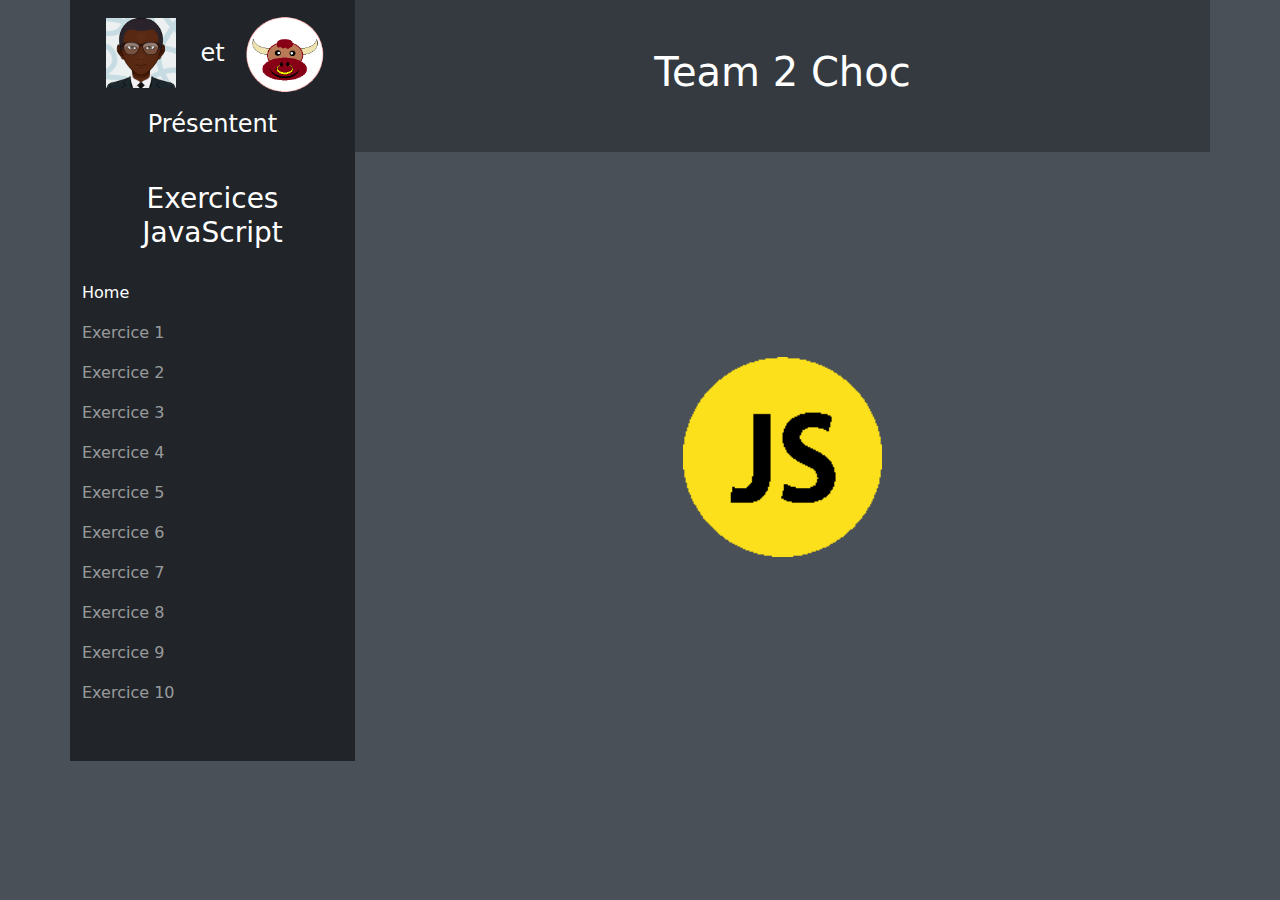
<file: index.html>
<!DOCTYPE html>
<html lang="fr">
  <head>
    <meta charset="utf-8" />
    <meta name="viewport" content="width=device-width, initial-scale=1, shrink-to-fit=no" />
    <link rel="stylesheet" href="./Home/css/style.css" />
    <link rel="stylesheet" href="https://cdnjs.cloudflare.com/ajax/libs/font-awesome/4.7.0/css/font-awesome.min.css">
    <title></title>
  </head>
  <body>
        <div class="container-fluid">
            <div class="bg-light">
              <div class="container">
                <div class="row">
                  <nav class="col-12 col-md-3  navbar-dark bg-dark">
                    <div class="row text-white fs-4 text-center mb-4 center">
                      <div class="col-5 col-md-12 col-lg-5 center"><img class="my-3" src="./Home/Image/Kalilou.png" alt="logo" width="70" height="70"/></div>
                      <div class="col-1 col-md-12 col-lg-1 center">et</div>
                      <div class="col-5 col-md-12 col-lg-5 center"><img class="mt-3" src="./Home/Image/Angus Tête.png" alt="logo" width="80" height="90"/></div>
                      <p>Présentent</p> 
                    </div>
                          <button class="navbar-toggler d-md-none" type="button" data-toggle="collapse" data-target="#navbarContent" aria-controls="navbarSupportedContent" aria-expanded="false" aria-label="Toggle navigation">
                              <span class="navbar-toggler-icon"></span>
                            </button>
                            <h3 class="text-white text-center">Exercices JavaScript</h3> 
                          <div id="navbarContent" class="navbar-collapse mt-4 mb-5">
                          <ul class="navbar-nav">
                              <li class="nav-item active">
                                  <a class="nav-link select" href="index.html">Home</a>
                              </li>
                              <li class="nav-item" >
                                <a class="nav-link" href="./Question_1/index.html">Exercice 1</a>
                              </li>
                              <li class="nav-item" >
                                <a class="nav-link" href="./Question_2/index.html">Exercice 2</a>
                              </li>
                              <li class="nav-item" >
                                <a class="nav-link" href="./Question_3/index.html">Exercice 3</a>
                              </li>
                              <li class="nav-item" >
                                <a class="nav-link" href="./Question_4/index.html">Exercice 4</a>
                              </li>
                              <li class="nav-item" >
                                <a class="nav-link" href="./Question_5/index.html">Exercice 5</a>
                              </li>
                              <li class="nav-item" >
                                <a class="nav-link" href="./Question_6/index.html">Exercice 6</a>
                              </li>
                              <li class="nav-item" >
                                <a class="nav-link" href="./Question_7/index.html">Exercice 7</a>
                              </li>
                              <li class="nav-item" >
                                <a class="nav-link" href="./Question_8/index.html">Exercice 8</a>
                              </li>
                              <li class="nav-item" >
                                <a class="nav-link" href="./Question_9/index.html">Exercice 9</a>
                              </li>
                              <li class="nav-item" >
                                <a class="nav-link" href="./Question_10/index.html">Exercice 10</a>
                              </li>
                          </ul>
                          </div>
                      </nav>
                    <div class="col-12 col-md-9 p-0">
                        <div class="bg-secondary text-white center h-20">
                          <h1>Team 2 Choc</h1>
                        </div>
                        <div class="bg-light center h-80">
                          <img class="animated" src="./Home/Image/logoJS.png" height="200" alt="Image javascript"/>
                        </div>         
                    </div>
                  </div>
              </div>
            </div>
       </div>
      <!--script Javascript-->
      <script src="./Home/src/index.js"></script>
      <!--script pour Bootstrap-->
      <script src="https://code.jquery.com/jquery-3.4.1.slim.min.js" integrity="sha384-J6qa4849blE2+poT4WnyKhv5vZF5SrPo0iEjwBvKU7imGFAV0wwj1yYfoRSJoZ+n" crossorigin="anonymous"></script>

      <script src="https://cdn.jsdelivr.net/npm/popper.js@1.16.0/dist/umd/popper.min.js" integrity="sha384-Q6E9RHvbIyZFJoft+2mJbHaEWldlvI9IOYy5n3zV9zzTtmI3UksdQRVvoxMfooAo" crossorigin="anonymous"></script>

      <script src="https://stackpath.bootstrapcdn.com/bootstrap/4.4.1/js/bootstrap.min.js" integrity="sha384-wfSDF2E50Y2D1uUdj0O3uMBJnjuUD4Ih7YwaYd1iqfktj0Uod8GCExl3Og8ifwB6" crossorigin="anonymous"></script>
  </body>
</html>
</file>
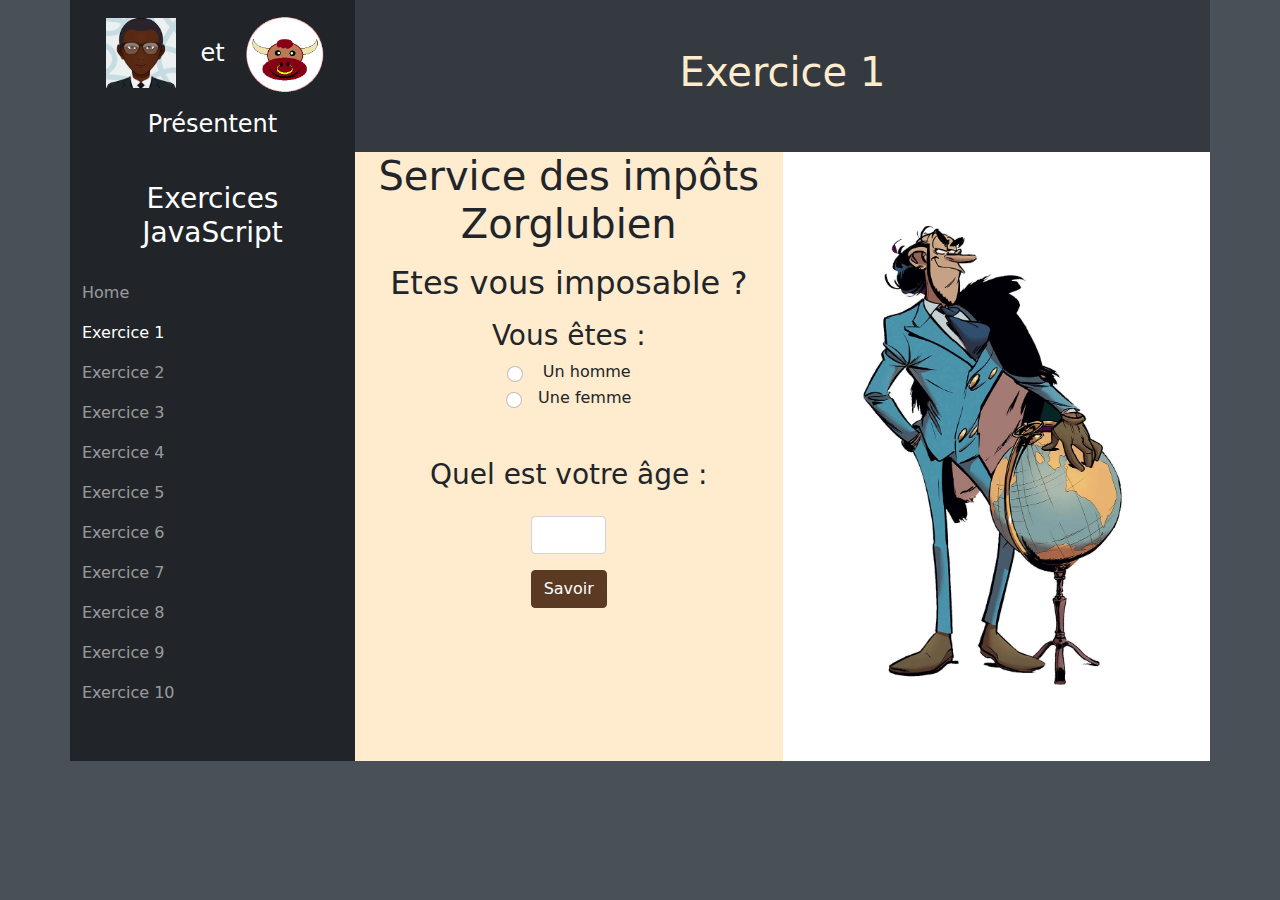
<file: Question_1/index.html>
<!DOCTYPE html>
<html lang="fr">
  <head>
    <meta charset="utf-8" />
    <meta name="viewport" content="width=device-width, initial-scale=1, shrink-to-fit=no" />
    <link rel="stylesheet" href="./css/style.css" />
    <link rel="stylesheet" href="https://cdnjs.cloudflare.com/ajax/libs/font-awesome/4.7.0/css/font-awesome.min.css">
    <title>Exercice 1</title>
  </head>

  <body>
    <div class="container">
      <div class="row">
        <nav class="col-12 col-md-3 navbar-dark bg-dark">
          <div class="row text-white fs-4 text-center mb-4 center">
            <div class="col-5 col-md-12 col-lg-5 center"><img class="my-3" src="../Home/Image/Kalilou.png" alt="logo" width="70" height="70"/></div>
            <div class="col-1 col-md-12 col-lg-1 center">et</div>
            <div class="col-5 col-md-12 col-lg-5 center"><img class="mt-3" src="../Home/Image/Angus Tête.png" alt="logo" width="80" height="90"/></div>
            <p>Présentent</p> 
          </div>
                <button class="navbar-toggler d-md-none" type="button" data-toggle="collapse" data-target="#navbarContent" aria-controls="navbarSupportedContent" aria-expanded="false" aria-label="Toggle navigation">
                    <span class="navbar-toggler-icon"></span>
                  </button>
                  <h3 class="text-white text-center">Exercices JavaScript</h3> 
                <div id="navbarContent" class="navbar-collapse mt-4 mb-5">
                <ul class="navbar-nav">
                    <li class="nav-item">
                        <a class="nav-link" href="../index.html">Home</a>
                    </li>
                    <li class="nav-item active" >
                      <a class="nav-link select" href="../Question_1/index.html">Exercice 1</a>
                    </li>
                    <li class="nav-item" >
                      <a class="nav-link" href="../Question_2/index.html">Exercice 2</a>
                    </li>
                    <li class="nav-item" >
                      <a class="nav-link" href="../Question_3/index.html">Exercice 3</a>
                    </li>
                    <li class="nav-item" >
                      <a class="nav-link" href="../Question_4/index.html">Exercice 4</a>
                    </li>
                    <li class="nav-item" >
                      <a class="nav-link" href="../Question_5/index.html">Exercice 5</a>
                    </li>
                    <li class="nav-item" >
                      <a class="nav-link" href="../Question_6/index.html">Exercice 6</a>
                    </li>
                    <li class="nav-item" >
                      <a class="nav-link" href="../Question_7/index.html">Exercice 7</a>
                    </li>
                    <li class="nav-item" >
                      <a class="nav-link" href="../Question_8/index.html">Exercice 8</a>
                    </li>
                    <li class="nav-item" >
                      <a class="nav-link" href="../Question_9/index.html">Exercice 9</a>
                    </li>
                    <li class="nav-item" >
                      <a class="nav-link" href="../Question_10/index.html">Exercice 10</a>
                    </li>
                </ul>
                </div>
            </nav>
          <div class="col-12 col-md-9 p-0">
              <div class="bg-bann text-light center h-20">
                <h1>Exercice 1</h1>
              </div>
            <div class="bg-white center h-80">
              <div class="row h-100 w-100">
                <div class="col-12 col-lg-6 bg-light">
                  <div class="row text-center">
                    <div class="col">
                      <h1>Service des impôts Zorglubien</h1>
                      <h2 class="mt-3">Etes vous imposable ?</h2>
                        <form id="form">
                            <div class="form-group">
                            <h3 class="mt-3">Vous êtes :</h3>
                              <div class="form-check center"> 
                                <input class="form-check-input me-3" type="radio" name="genre" id="homme" value="homme">
                                <label class="form-check-label px-25" for="homme">
                                  Un homme
                                </label>
                              </div>
                              <div class="form-check center"> 
                                <input class="form-check-input me-3" type="radio" name="genre" id="femme" value="femme">
                                <label class="form-check-label" for="femme">
                                  Une femme
                                </label>
                            </div>
                            </div>
                            <h3 class="mt-5">Quel est votre âge :</h3>
                            <div class="form-group center">
                                <input class="form-control mb-3 wpx-50 mt-3" type="number" name="age" id="age">
                            </div>
                            <button id="savoir" type="submit" class="btn btn-primary mb-4">Savoir</button>             
                          <div id="affichage" class="my-1">
                          </div>
                      </form>
                    </div>
                  </div>
                </div>
                <div class="col-12 col-lg-6 h-100 center bg-white">
                  <img class="w-70" src="./Image/zorglub.jpg" alt="zorglub"/>
                </div>
              </div>
            </div>
          </div>
        </div>
    </div>
      <script src="../Home/JQuery_Dev/jquery-3.6.0.js"></script>
      <!--script Javascript-->
      <script src="./src/index.js"></script>

      <!--script pour Bootstrap-->
      <script src="https://code.jquery.com/jquery-3.4.1.slim.min.js" integrity="sha384-J6qa4849blE2+poT4WnyKhv5vZF5SrPo0iEjwBvKU7imGFAV0wwj1yYfoRSJoZ+n" crossorigin="anonymous"></script>

      <script src="https://cdn.jsdelivr.net/npm/popper.js@1.16.0/dist/umd/popper.min.js" integrity="sha384-Q6E9RHvbIyZFJoft+2mJbHaEWldlvI9IOYy5n3zV9zzTtmI3UksdQRVvoxMfooAo" crossorigin="anonymous"></script>

      <script src="https://stackpath.bootstrapcdn.com/bootstrap/4.4.1/js/bootstrap.min.js" integrity="sha384-wfSDF2E50Y2D1uUdj0O3uMBJnjuUD4Ih7YwaYd1iqfktj0Uod8GCExl3Og8ifwB6" crossorigin="anonymous"></script>
  </body>
</html>
</file>
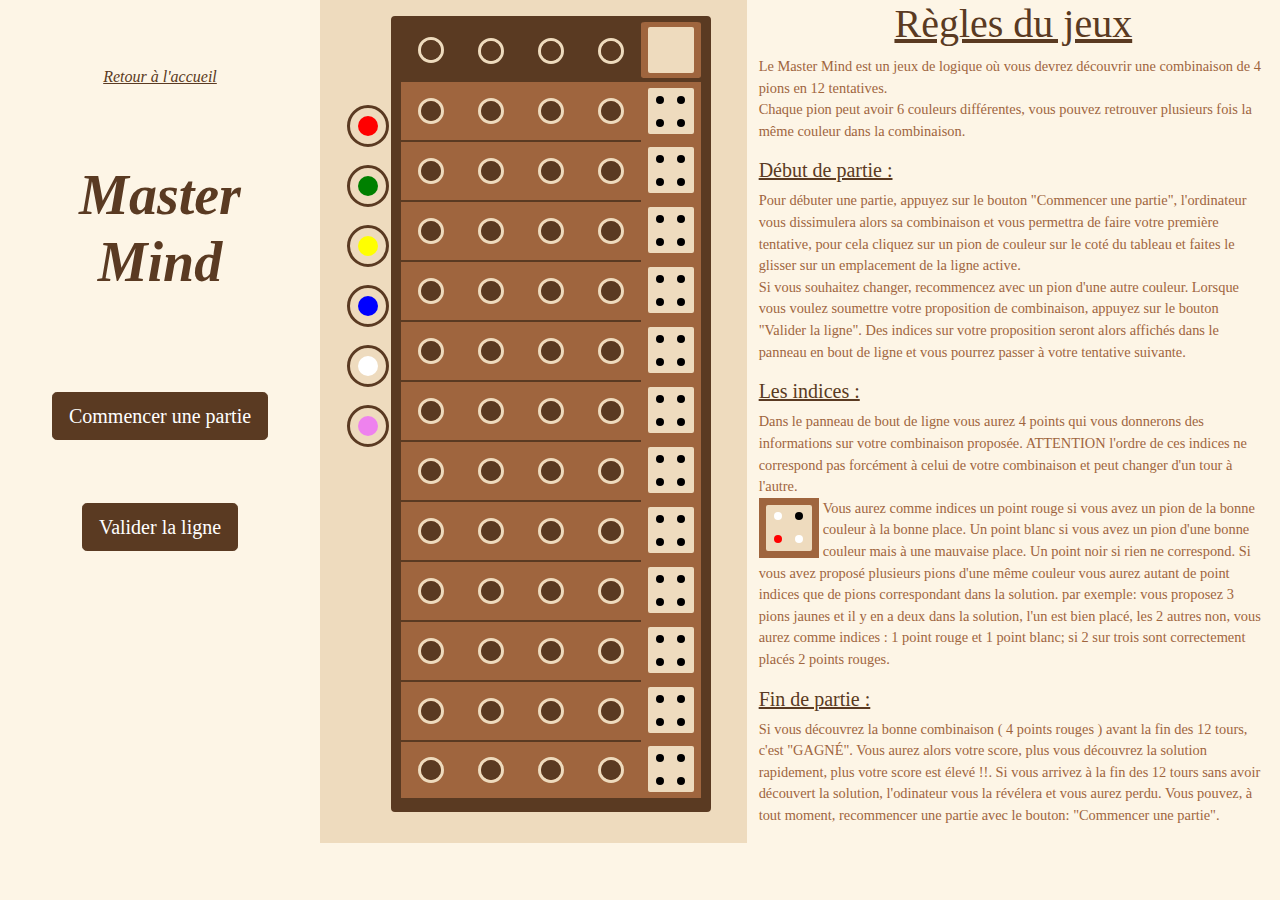
<file: Question_10/index.html>
<!DOCTYPE html>
<html lang="fr">
  <head>
    <meta charset="utf-8" />
    <meta name="viewport" content="width=device-width, initial-scale=1, shrink-to-fit=no" />
    <link rel="stylesheet" href="./css/prefixed/style.css" />
    <link rel="stylesheet" href="https://cdnjs.cloudflare.com/ajax/libs/font-awesome/4.7.0/css/font-awesome.min.css">
    <title>Master Mind</title>
  </head>

  <body class="bg-light">
    <div class="container-fluid" draggable="false">
      <div class="row">
        <div class="col-12 col-sm-3 col-md-3 col-lg-3 text-center fst-italic fw-bold text-primary display-4">
          <a class="m-3" href="../index.html"><h6>Retour à l'accueil</h6></a>
          <p class="mb-5">Master Mind</p>
          <div class="text-white">
            <div>
              <button type="button" class="btn btn-primary btn-lg my-5" id="debut">Commencer une partie</button>
            </div>
            <div>
              <button type="button" class="btn btn-primary btn-lg" id="valide">Valider la ligne</button>
            </div>
            <p id="final" class="display-2 fw-bold mt-5 ">      
            </p>  
          </div>
        </div>
<!--Container du jeu-->
          <div class="col-12 col-sm-9 col-md-8 col-lg-5 col-xl-4 bg-secondary">
            <div class="row">
            <div class="col-12 col-sm-1 mt-5">
              <div class="row my-5 ms-4">
              <div class="box bg-secondary">
                <div class="border rounded-circle border-primary border-3 p-2 z hover">
                  <div id="rouge" draggable="true" ondragstart="dragStart(event)"> 
                  <div class="ball rouge"></div>
                  </div>
                </div>
              </div>
              <div class="box bg-secondary">
                <div class="border rounded-circle border-primary border-3 p-2 z hover">
                  <div id="vert" draggable="true" ondragstart="dragStart(event)"> 
                    <div class="ball vert"></div>
                  </div>
                </div>
              </div>
              <div class="box bg-secondary">
                <div class="border rounded-circle border-primary border-3 p-2 z hover">
                  <div id="jaune" draggable="true" ondragstart="dragStart(event)">
                    <div class="ball jaune"></div>                 
                  </div>
                </div>
              </div>
              <div class="box bg-secondary">
                <div class="border rounded-circle border-primary border-3 p-2 z hover">
                  <div id="bleu" draggable="true" ondragstart="dragStart(event)">
                    <div class="ball bleu"></div>
                  </div>
                </div>
              </div>
              <div class="box bg-secondary">
                <div class="border rounded-circle border-primary border-3 p-2 z hover">
                  <div id="blanc" draggable="true" ondragstart="dragStart(event)">
                    <div class="ball blanc"></div>
                  </div>
                </div>
              </div>
              <div class="box bg-secondary">
                <div class="border rounded-circle border-primary border-3 p-2 z hover">
                  <div id="violet" draggable="true" ondragstart="dragStart(event)">
                    <div class="ball violet"></div>
                  </div>
                </div>
              </div>
              </div>
            </div>
            <div class="col-12 col-sm-11 border rounded border-primary border-4 bg-primary largeurPlateau">
<!--Container des pions de l'ordinateur-->
              <p class="fs-2 fw-bold fst-italic text-secondary text-center rounded border border-secondary border-2 titre mt-1 ms-4 px-3">
              Master Mind
              </p>
              <div id="solution" class="row center">
                <div class="box bg-primary">
                  <div class="border rounded-circle border-secondary border-3 m-1">
                    <div id="enigme1" class="ball">
                        <div></div>
                    </div>
                  </div>
                </div>
                <div class="box border-top border-2 border-primary bg-primary">
                  <div class="border rounded-circle border-secondary border-3 m-1">
                    <div id="enigme2" class="ball">
                      <div></div>
                    </div>
                  </div>
                </div>
                <div class="box border-top border-2 border-primary bg-primary">
                  <div class="border rounded-circle border-secondary border-3 m-1">
                    <div id="enigme3" class="ball">
                      <div></div>
                    </div>
                  </div>
                </div>
                <div class="box border-top border-2 border-primary bg-primary">
                  <div class="border rounded-circle border-secondary border-3 m-1">
                    <div id="enigme4" class="ball">
                      <div></div>
                    </div>
                  </div>
                </div>
                <div class="box border-top border-bottom border-2 rounded border-primary">
                  <div id="score" class="row center p-0 bg-secondary border rounded border-dark border-2 boxMin text-danger fw-bold">
                  </div>
                </div>
              </div>
<!--Lignes de proposition pour le joueur ( x 12)--> 
              <div class="row center">
                <div class="box border-top border-2 border-primary">
                  <div class="border rounded-circle border-secondary border-3 m-1">
                    <div id="affichage1-12" ondragover="dropZone(event,'affichage1-12')" ondrop="drop(event,'affichage1-12')" class="ball">
                      <div></div>
                    </div>
                  </div>
                </div>
                <div class="box border-top border-2 border-primary">
                  <div class="border rounded-circle border-secondary border-3 m-1">
                    <div id="affichage2-12" ondragover="dropZone(event,'affichage2-12')" ondrop="drop(event,'affichage2-12')" class="ball">
                      <div></div>
                    </div>
                  </div>
                </div>
                <div class="box border-top border-2 border-primary">
                  <div class="border rounded-circle border-secondary border-3 m-1">
                    <div id="affichage3-12" ondragover="dropZone(event,'affichage3-12')" ondrop="drop(event,'affichage3-12')" class="ball">
                      <div></div>
                    </div>
                  </div>
                </div>
                <div class="box border-top border-2 border-primary">
                  <div class="border rounded-circle border-secondary border-3 m-1">
                    <div id="affichage4-12" ondragover="dropZone(event,'affichage4-12')" ondrop="drop(event,'affichage4-12')" class="ball">
                      <div></div>
                    </div>
                  </div>
                </div>
                <div class="box border-top border-primary border-2">
                  <div class="row center bg-secondary border rounded border-dark border-2 boxMin">
                    <div class="row p-0 m-0">
                      <div class="col-6 p-0 m-0">
                        <div id="affichageMin1-12" class="ball-min"></div>
                      </div>
                      <div class="col-6 p-0 m-0">  
                        <div id="affichageMin2-12" class="ball-min"></div>
                      </div>
                    </div>
                    <div class="row p-0 m-0">
                      <div class="col-6 p-0 m-0">
                        <div id="affichageMin3-12" class="ball-min"></div>
                      </div>
                      <div class="col-6 p-0 m-0">
                        <div id="affichageMin4-12" class="ball-min"></div>
                      </div>
                    </div>
                  </div>
                </div>
              </div>

              <div class="row center">
                <div class="box border-top border-2 border-primary">
                  <div class="border rounded-circle border-secondary border-3 m-1">
                    <div id="affichage1-11" ondragover="dropZone(event,'affichage1-11')" ondrop="drop(event,'affichage1-11')" class="ball">
                      <div></div>
                    </div>
                  </div>
                </div>
                <div class="box border-top border-2 border-primary">
                  <div class="border rounded-circle border-secondary border-3 m-1">
                    <div id="affichage2-11" ondragover="dropZone(event,'affichage2-11')" ondrop="drop(event,'affichage2-11')" class="ball">
                      <div></div>
                    </div>
                  </div>
                </div>
                <div class="box border-top border-2 border-primary">
                  <div class="border rounded-circle border-secondary border-3 m-1">
                    <div id="affichage3-11" ondragover="dropZone(event,'affichage3-11')" ondrop="drop(event,'affichage3-11')" class="ball">
                      <div></div>
                    </div>
                  </div>
                </div>
                <div class="box border-top border-2 border-primary">
                  <div class="border rounded-circle border-secondary border-3 m-1">
                    <div id="affichage4-11" ondragover="dropZone(event,'affichage4-11')" ondrop="drop(event,'affichage4-11')" class="ball">
                      <div></div>
                    </div>
                  </div>
                </div>
                <div class="box">
                  <div class="row center bg-secondary border rounded border-dark border-2 boxMin">
                    <div class="row p-0 m-0">
                      <div class="col-6 p-0 m-0">
                        <div id="affichageMin1-11" class="ball-min"></div>
                      </div>
                      <div class="col-6 p-0 m-0">  
                        <div id="affichageMin2-11" class="ball-min"></div>
                      </div>
                    </div>
                    <div class="row p-0 m-0">
                      <div class="col-6 p-0 m-0">
                        <div id="affichageMin3-11" class="ball-min"></div>
                      </div>
                      <div class="col-6 p-0 m-0">
                        <div id="affichageMin4-11" class="ball-min"></div>
                      </div>
                    </div>
                  </div>
                </div>
              </div>

              <div class="row center">
                <div class="box border-top border-2 border-primary">
                  <div class="border rounded-circle border-secondary border-3 m-1">
                    <div id="affichage1-10" ondragover="dropZone(event,'affichage1-10')" ondrop="drop(event,'affichage1-10')" class="ball">
                      <div></div>
                    </div>
                  </div>
                </div>
                <div class="box border-top border-2 border-primary">
                  <div class="border rounded-circle border-secondary border-3 m-1">
                    <div id="affichage2-10" ondragover="dropZone(event,'affichage2-10')" ondrop="drop(event,'affichage2-10')" class="ball">
                      <div></div>
                    </div>
                  </div>
                </div>
                <div class="box border-top border-2 border-primary">
                  <div class="border rounded-circle border-secondary border-3 m-1">
                    <div id="affichage3-10" ondragover="dropZone(event,'affichage3-10')" ondrop="drop(event,'affichage3-10')" class="ball">
                      <div></div>
                    </div>
                  </div>
                </div>
                <div class="box border-top border-2 border-primary">
                  <div class="border rounded-circle border-secondary border-3 m-1">
                    <div id="affichage4-10" ondragover="dropZone(event,'affichage4-10')" ondrop="drop(event,'affichage4-10')" class="ball">
                      <div></div>
                    </div>
                  </div>
                </div>
                <div class="box">
                  <div class="row center bg-secondary border rounded border-dark border-2 boxMin">
                    <div class="row p-0 m-0">
                      <div class="col-6 p-0 m-0">
                        <div id="affichageMin1-10" class="ball-min"></div>
                      </div>
                      <div class="col-6 p-0 m-0">  
                        <div id="affichageMin2-10" class="ball-min"></div>
                      </div>
                    </div>
                    <div class="row p-0 m-0">
                      <div class="col-6 p-0 m-0">
                        <div id="affichageMin3-10" class="ball-min"></div>
                      </div>
                      <div class="col-6 p-0 m-0">
                        <div id="affichageMin4-10" class="ball-min"></div>
                      </div>
                    </div>
                  </div>
                </div>
              </div>

              <div class="row center">
                <div class="box border-top border-2 border-primary">
                  <div class="border rounded-circle border-secondary border-3 m-1">
                    <div id="affichage1-9" ondragover="dropZone(event,'affichage1-9')" ondrop="drop(event,'affichage1-9')" class="ball">
                      <div></div>
                    </div>
                  </div>
                </div>
                <div class="box border-top border-2 border-primary">
                  <div class="border rounded-circle border-secondary border-3 m-1">
                    <div id="affichage2-9" ondragover="dropZone(event,'affichage2-9')" ondrop="drop(event,'affichage2-9')" class="ball">
                      <div></div>
                    </div>
                  </div>
                </div>
                <div class="box border-top border-2 border-primary">
                  <div class="border rounded-circle border-secondary border-3 m-1">
                    <div id="affichage3-9" ondragover="dropZone(event,'affichage3-9')" ondrop="drop(event,'affichage3-9')" class="ball">
                      <div></div>
                    </div>
                  </div>
                </div>
                <div class="box border-top border-2 border-primary">
                  <div class="border rounded-circle border-secondary border-3 m-1">
                    <div id="affichage4-9" ondragover="dropZone(event,'affichage4-9')" ondrop="drop(event,'affichage4-9')" class="ball">
                      <div></div>
                    </div>
                  </div>
                </div>
                <div class="box">
                  <div class="row center bg-secondary border rounded border-dark border-2 boxMin">
                    <div class="row p-0 m-0">
                      <div class="col-6 p-0 m-0">
                        <div id="affichageMin1-9" class="ball-min"></div>
                      </div>
                      <div class="col-6 p-0 m-0">  
                        <div id="affichageMin2-9" class="ball-min"></div>
                      </div>
                    </div>
                    <div class="row p-0 m-0">
                      <div class="col-6 p-0 m-0">
                        <div id="affichageMin3-9" class="ball-min"></div>
                      </div>
                      <div class="col-6 p-0 m-0">
                        <div id="affichageMin4-9" class="ball-min"></div>
                      </div>
                    </div>
                  </div>
                </div>
              </div>

              <div class="row center">
                <div class="box border-top border-2 border-primary">
                  <div class="border rounded-circle border-secondary border-3 m-1">
                    <div id="affichage1-8" ondragover="dropZone(event,'affichage1-8')" ondrop="drop(event,'affichage1-8')" class="ball">
                      <div></div>
                    </div>
                  </div>
                </div>
                <div class="box border-top border-2 border-primary">
                  <div class="border rounded-circle border-secondary border-3 m-1">
                    <div id="affichage2-8" ondragover="dropZone(event,'affichage2-8')" ondrop="drop(event,'affichage2-8')" class="ball">
                      <div></div>
                    </div>
                  </div>
                </div>
                <div class="box border-top border-2 border-primary">
                  <div class="border rounded-circle border-secondary border-3 m-1">
                    <div id="affichage3-8" ondragover="dropZone(event,'affichage3-8')" ondrop="drop(event,'affichage3-8')" class="ball">
                      <div></div>
                    </div>
                  </div>
                </div>
                <div class="box border-top border-2 border-primary">
                  <div class="border rounded-circle border-secondary border-3 m-1">
                    <div id="affichage4-8" ondragover="dropZone(event,'affichage4-8')" ondrop="drop(event,'affichage4-8')" class="ball">
                      <div></div>
                    </div>
                  </div>
                </div>
                <div class="box">
                  <div class="row center bg-secondary border rounded border-dark border-2 boxMin">
                    <div class="row p-0 m-0">
                      <div class="col-6 p-0 m-0">
                        <div id="affichageMin1-8" class="ball-min"></div>
                      </div>
                      <div class="col-6 p-0 m-0">  
                        <div id="affichageMin2-8" class="ball-min"></div>
                      </div>
                    </div>
                    <div class="row p-0 m-0">
                      <div class="col-6 p-0 m-0">
                        <div id="affichageMin3-8" class="ball-min"></div>
                      </div>
                      <div class="col-6 p-0 m-0">
                        <div id="affichageMin4-8" class="ball-min"></div>
                      </div>
                    </div>
                  </div>
                </div>
              </div>

              <div class="row center">
                <div class="box border-top border-2 border-primary">
                  <div class="border rounded-circle border-secondary border-3 m-1">
                    <div id="affichage1-7" ondragover="dropZone(event,'affichage1-7')" ondrop="drop(event,'affichage1-7')" class="ball">
                      <div></div>
                    </div>
                  </div>
                </div>
                <div class="box border-top border-2 border-primary">
                  <div class="border rounded-circle border-secondary border-3 m-1">
                    <div id="affichage2-7" ondragover="dropZone(event,'affichage2-7')" ondrop="drop(event,'affichage2-7')" class="ball">
                      <div></div>
                    </div>
                  </div>
                </div>
                <div class="box border-top border-2 border-primary">
                  <div class="border rounded-circle border-secondary border-3 m-1">
                    <div id="affichage3-7" ondragover="dropZone(event,'affichage3-7')" ondrop="drop(event,'affichage3-7')" class="ball">
                      <div></div>
                    </div>
                  </div>
                </div>
                <div class="box border-top border-2 border-primary">
                  <div class="border rounded-circle border-secondary border-3 m-1">
                    <div id="affichage4-7" ondragover="dropZone(event,'affichage4-7')" ondrop="drop(event,'affichage4-7')" class="ball">
                      <div></div>
                    </div>
                  </div>
                </div>
                <div class="box">
                  <div class="row center bg-secondary border rounded border-dark border-2 boxMin">
                    <div class="row p-0 m-0">
                      <div class="col-6 p-0 m-0">
                        <div id="affichageMin1-7" class="ball-min"></div>
                      </div>
                      <div class="col-6 p-0 m-0">  
                        <div id="affichageMin2-7" class="ball-min"></div>
                      </div>
                    </div>
                    <div class="row p-0 m-0">
                      <div class="col-6 p-0 m-0">
                        <div id="affichageMin3-7" class="ball-min"></div>
                      </div>
                      <div class="col-6 p-0 m-0">
                        <div id="affichageMin4-7" class="ball-min"></div>
                      </div>
                    </div>
                  </div>
                </div>
              </div>

              <div class="row center">
                <div class="box border-top border-2 border-primary">
                  <div class="border rounded-circle border-secondary border-3 m-1">
                    <div id="affichage1-6" ondragover="dropZone(event,'affichage1-6')" ondrop="drop(event,'affichage1-6')" class="ball">
                      <div></div>
                    </div>
                  </div>
                </div>
                <div class="box border-top border-2 border-primary">
                  <div class="border rounded-circle border-secondary border-3 m-1">
                    <div id="affichage2-6" ondragover="dropZone(event,'affichage2-6')" ondrop="drop(event,'affichage2-6')" class="ball">
                      <div></div>
                    </div>
                  </div>
                </div>
                <div class="box border-top border-2 border-primary">
                  <div class="border rounded-circle border-secondary border-3 m-1">
                    <div id="affichage3-6" ondragover="dropZone(event,'affichage3-6')" ondrop="drop(event,'affichage3-6')" class="ball">
                      <div></div>
                    </div>
                  </div>
                </div>
                <div class="box border-top border-2 border-primary">
                  <div class="border rounded-circle border-secondary border-3 m-1">
                    <div id="affichage4-6" ondragover="dropZone(event,'affichage4-6')" ondrop="drop(event,'affichage4-6')" class="ball">
                      <div></div>
                    </div>
                  </div>
                </div>
                <div class="box">
                  <div class="row center bg-secondary border rounded border-dark border-2 boxMin">
                    <div class="row p-0 m-0">
                      <div class="col-6 p-0 m-0">
                        <div id="affichageMin1-6" class="ball-min"></div>
                      </div>
                      <div class="col-6 p-0 m-0">  
                        <div id="affichageMin2-6" class="ball-min"></div>
                      </div>
                    </div>
                    <div class="row p-0 m-0">
                      <div class="col-6 p-0 m-0">
                        <div id="affichageMin3-6" class="ball-min"></div>
                      </div>
                      <div class="col-6 p-0 m-0">
                        <div id="affichageMin4-6" class="ball-min"></div>
                      </div>
                    </div>
                  </div>
                </div>
              </div>

              <div class="row center">
                <div class="box border-top border-2 border-primary">
                  <div class="border rounded-circle border-secondary border-3 m-1">
                    <div id="affichage1-5" ondragover="dropZone(event,'affichage1-5')" ondrop="drop(event,'affichage1-5')" class="ball">
                      <div></div>
                    </div>
                  </div>
                </div>
                <div class="box border-top border-2 border-primary">
                  <div class="border rounded-circle border-secondary border-3 m-1">
                    <div id="affichage2-5" ondragover="dropZone(event,'affichage2-5')" ondrop="drop(event,'affichage2-5')" class="ball">
                      <div></div>
                    </div>
                  </div>
                </div>
                <div class="box border-top border-2 border-primary">
                  <div class="border rounded-circle border-secondary border-3 m-1">
                    <div id="affichage3-5" ondragover="dropZone(event,'affichage3-5')" ondrop="drop(event,'affichage3-5')" class="ball">
                      <div></div>
                    </div>
                  </div>
                </div>
                <div class="box border-top border-2 border-primary">
                  <div class="border rounded-circle border-secondary border-3 m-1">
                    <div id="affichage4-5" ondragover="dropZone(event,'affichage4-5')" ondrop="drop(event,'affichage4-5')" class="ball">
                      <div></div>
                    </div>
                  </div>
                </div>
                <div class="box">
                  <div class="row center bg-secondary border rounded border-dark border-2 boxMin">
                    <div class="row p-0 m-0">
                      <div class="col-6 p-0 m-0">
                        <div id="affichageMin1-5" class="ball-min"></div>
                      </div>
                      <div class="col-6 p-0 m-0">  
                        <div id="affichageMin2-5" class="ball-min"></div>
                      </div>
                    </div>
                    <div class="row p-0 m-0">
                      <div class="col-6 p-0 m-0">
                        <div id="affichageMin3-5" class="ball-min"></div>
                      </div>
                      <div class="col-6 p-0 m-0">
                        <div id="affichageMin4-5" class="ball-min"></div>
                      </div>
                    </div>
                  </div>
                </div>
              </div>

              <div class="row center">
                <div class="box border-top border-2 border-primary">
                  <div class="border rounded-circle border-secondary border-3 m-1">
                    <div id="affichage1-4" ondragover="dropZone(event,'affichage1-4')" ondrop="drop(event,'affichage1-4')" class="ball">
                      <div></div>
                    </div>
                  </div>
                </div>
                <div class="box border-top border-2 border-primary">
                  <div class="border rounded-circle border-secondary border-3 m-1">
                    <div id="affichage2-4" ondragover="dropZone(event,'affichage2-4')" ondrop="drop(event,'affichage2-4')" class="ball">
                      <div></div>
                    </div>
                  </div>
                </div>
                <div class="box border-top border-2 border-primary">
                  <div class="border rounded-circle border-secondary border-3 m-1">
                    <div id="affichage3-4" ondragover="dropZone(event,'affichage3-4')" ondrop="drop(event,'affichage3-4')" class="ball">
                      <div></div>
                    </div>
                  </div>
                </div>
                <div class="box border-top border-2 border-primary">
                  <div class="border rounded-circle border-secondary border-3 m-1">
                    <div id="affichage4-4" ondragover="dropZone(event,'affichage4-4')" ondrop="drop(event,'affichage4-4')" class="ball">
                      <div></div>
                    </div>
                  </div>
                </div>
                <div class="box">
                  <div class="row center bg-secondary border rounded border-dark border-2 boxMin">
                    <div class="row p-0 m-0">
                      <div class="col-6 p-0 m-0">
                        <div id="affichageMin1-4" class="ball-min"></div>
                      </div>
                      <div class="col-6 p-0 m-0">  
                        <div id="affichageMin2-4" class="ball-min"></div>
                      </div>
                    </div>
                    <div class="row p-0 m-0">
                      <div class="col-6 p-0 m-0">
                        <div id="affichageMin3-4" class="ball-min"></div>
                      </div>
                      <div class="col-6 p-0 m-0">
                        <div id="affichageMin4-4" class="ball-min"></div>
                      </div>
                    </div>
                  </div>
                </div>
              </div>

              <div class="row center">
                <div class="box border-top border-2 border-primary">
                  <div class="border rounded-circle border-secondary border-3 m-1">
                    <div id="affichage1-3" ondragover="dropZone(event,'affichage1-3')" ondrop="drop(event,'affichage1-3')" class="ball">
                      <div></div>
                    </div>
                  </div>
                </div>
                <div class="box border-top border-2 border-primary">
                  <div class="border rounded-circle border-secondary border-3 m-1">
                    <div id="affichage2-3" ondragover="dropZone(event,'affichage2-3')" ondrop="drop(event,'affichage2-3')" class="ball">
                      <div></div>
                    </div>
                  </div>
                </div>
                <div class="box border-top border-2 border-primary">
                  <div class="border rounded-circle border-secondary border-3 m-1">
                    <div id="affichage3-3" ondragover="dropZone(event,'affichage3-3')" ondrop="drop(event,'affichage3-3')" class="ball">
                      <div></div>
                    </div>
                  </div>
                </div>
                <div class="box border-top border-2 border-primary">
                  <div class="border rounded-circle border-secondary border-3 m-1">
                    <div id="affichage4-3" ondragover="dropZone(event,'affichage4-3')" ondrop="drop(event,'affichage4-3')" class="ball">
                      <div></div>
                    </div>
                  </div>
                </div>
                <div class="box">
                  <div class="row center bg-secondary border rounded border-dark border-2 boxMin">
                    <div class="row p-0 m-0">
                      <div class="col-6 p-0 m-0">
                        <div id="affichageMin1-3" class="ball-min"></div>
                      </div>
                      <div class="col-6 p-0 m-0">  
                        <div id="affichageMin2-3" class="ball-min"></div>
                      </div>
                    </div>
                    <div class="row p-0 m-0">
                      <div class="col-6 p-0 m-0">
                        <div id="affichageMin3-3" class="ball-min"></div>
                      </div>
                      <div class="col-6 p-0 m-0">
                        <div id="affichageMin4-3" class="ball-min"></div>
                      </div>
                    </div>
                  </div>
                </div>
              </div>

              <div class="row center">
                <div class="box border-top border-2 border-primary">
                  <div class="border rounded-circle border-secondary border-3 m-1">
                    <div id="affichage1-2" ondragover="dropZone(event,'affichage1-2')" ondrop="drop(event,'affichage1-2')" class="ball">
                      <div></div>
                    </div>
                  </div>
                </div>
                <div class="box border-top border-2 border-primary">
                  <div class="border rounded-circle border-secondary border-3 m-1">
                    <div id="affichage2-2" ondragover="dropZone(event,'affichage2-2')" ondrop="drop(event,'affichage2-2')" class="ball">
                      <div></div>
                    </div>
                  </div>
                </div>
                <div class="box border-top border-2 border-primary">
                  <div class="border rounded-circle border-secondary border-3 m-1">
                    <div id="affichage3-2" ondragover="dropZone(event,'affichage3-2')" ondrop="drop(event,'affichage3-2')" class="ball">
                      <div></div>
                    </div>
                  </div>
                </div>
                <div class="box border-top border-2 border-primary">
                  <div class="border rounded-circle border-secondary border-3 m-1">
                    <div id="affichage4-2" ondragover="dropZone(event,'affichage4-2')" ondrop="drop(event,'affichage4-2')" class="ball">
                      <div></div>
                    </div>
                  </div>
                </div>
                <div class="box">
                  <div class="row center bg-secondary border rounded border-dark border-2 boxMin">
                    <div class="row p-0 m-0">
                      <div class="col-6 p-0 m-0">
                        <div id="affichageMin1-2" class="ball-min"></div>
                      </div>
                      <div class="col-6 p-0 m-0">  
                        <div id="affichageMin2-2" class="ball-min"></div>
                      </div>
                    </div>
                    <div class="row p-0 m-0">
                      <div class="col-6 p-0 m-0">
                        <div id="affichageMin3-2" class="ball-min"></div>
                      </div>
                      <div class="col-6 p-0 m-0">
                        <div id="affichageMin4-2" class="ball-min"></div>
                      </div>
                    </div>
                  </div>
                </div>
              </div>

              <div class="row center mb-2">
                <div class="box border-top border-bottom border-2 border-primary">
                  <div class="border rounded-circle border-secondary border-3 m-1">
                    <div id="affichage1-1" ondragover="dropZone(event,'affichage1-1')" ondrop="drop(event,'affichage1-1')" class="ball">
                        <div></div>
                    </div>
                  </div>
                </div>
                <div class="box border-top border-bottom border-2 border-primary ">
                  <div class="border rounded-circle border-secondary border-3 m-1">
                    <div id="affichage2-1" ondragover="dropZone(event,'affichage2-1')" ondrop="drop(event,'affichage2-1')" class="ball">
                      <div></div>
                    </div>
                  </div>
                </div>
                <div class="box border-top border-bottom border-2 border-primary">
                  <div class="border rounded-circle border-secondary border-3 m-1">
                    <div id="affichage3-1" ondragover="dropZone(event,'affichage3-1')" ondrop="drop(event,'affichage3-1')" class="ball">
                      <div></div>
                    </div>
                  </div>
                </div>
                <div class="box border-top border-bottom border-2 border-primary">
                  <div class="border rounded-circle border-secondary border-3 m-1">
                    <div id="affichage4-1" ondragover="dropZone(event,'affichage4-1')" ondrop="drop(event,'affichage4-1')" class="ball">
                      <div></div>
                    </div>
                  </div>
                </div>
                <div class="box border-bottom border-2 border-primary">
                  <div class="row center bg-secondary border rounded border-dark border-2 boxMin">
                    <div class="row p-0 m-0">
                      <div class="col-6 p-0 m-0">
                        <div id="affichageMin1-1" class="ball-min"></div>
                      </div>
                      <div class="col-6 p-0 m-0">  
                        <div id="affichageMin2-1" class="ball-min"></div>
                      </div>
                    </div>
                    <div class="row p-0 m-0">
                      <div class="col-6 p-0 m-0">
                        <div id="affichageMin3-1" class="ball-min"></div>
                      </div>
                      <div class="col-6 p-0 m-0">
                        <div id="affichageMin4-1" class="ball-min"></div>
                      </div>
                    </div>
                  </div>
                </div>
              </div>
            </div>
          </div>
        </div>
        <div class="col-12 col-md-12 col-lg-4 col-xl-5 text-dark">
          <div id="regles">
<h1 class="text-center text-primary text-decoration-underline">Règles du jeux</h1>
<p class="text-left fs-7">Le Master Mind est un jeux de logique où vous devrez découvrir une combinaison de 4 pions en 12 tentatives.<br>
Chaque pion peut avoir 6 couleurs différentes, vous pouvez retrouver plusieurs fois la même couleur dans la combinaison.</p>
<h5 class="text-primary text-decoration-underline">Début de partie :</h5>
<p class="text-left fs-7">Pour débuter une partie, appuyez sur le bouton "Commencer une partie", l'ordinateur vous dissimulera alors sa combinaison et vous permettra de faire votre première tentative,
pour cela cliquez sur un pion de couleur sur le coté du tableau et faites le glisser sur un emplacement de la ligne active.<br />
Si vous souhaitez changer, recommencez avec un pion d'une autre couleur. Lorsque vous voulez soumettre votre proposition de combinaison, appuyez sur le bouton "Valider la ligne". 
Des indices sur votre proposition seront alors affichés dans le panneau en bout de ligne et vous pourrez passer à votre tentative suivante.</p>
<h5 class="text-primary text-decoration-underline">Les indices :</h5>
<p class="text-left fs-7 mb-0">
Dans le panneau de bout de ligne vous aurez 4 points qui vous donnerons des informations sur votre combinaison proposée. ATTENTION l'ordre de ces indices ne correspond pas forcément
à celui de votre combinaison et peut changer d'un tour à l'autre.</p>
<div class="box float my-0 me-1">
  <div class="row center bg-secondary border rounded border-dark border-2 boxMin">
    <div class="row p-0 m-0">
      <div class="col-6 p-0 m-0">
        <div class="ball-min blanc"></div>
      </div>
      <div class="col-6 p-0 m-0">  
        <div class="ball-min"></div>
      </div>
    </div>
    <div class="row p-0 m-0">
      <div class="col-6 p-0 m-0">
        <div class="ball-min rouge"></div>
      </div>
      <div class="col-6 p-0 m-0">
        <div class="ball-min blanc"></div>
      </div>
    </div>
  </div>
</div>
<p class="text-left fs-7">Vous aurez comme indices un point rouge si vous avez un pion de la bonne couleur à la bonne place.
  Un point blanc si vous avez un pion d'une bonne couleur mais à une mauvaise place. Un point noir si rien ne correspond.
  Si vous avez proposé plusieurs pions d'une même couleur vous aurez autant de point indices que de pions correspondant dans la solution.
  par exemple: vous proposez 3 pions jaunes et il y en a deux dans la solution, l'un est bien placé, les 2 autres non, vous aurez comme indices : 
  1 point rouge et 1 point blanc; si 2 sur trois sont correctement placés 2 points rouges.
</p>
<h5 class="text-primary text-decoration-underline">Fin de partie :</h5>
<p class="text-left fs-7">Si vous découvrez la bonne combinaison ( 4 points rouges ) avant la fin des 12 tours, c'est "GAGNÉ". Vous aurez alors votre score,
  plus vous découvrez la solution rapidement, plus votre score est élevé&nbsp;!!. Si vous arrivez à la fin des 12 tours sans avoir découvert la solution, l'odinateur vous la révélera
  et vous aurez perdu.
  Vous pouvez, à tout moment, recommencer une partie avec le bouton: "Commencer une partie".
</p>
          </div>
        </div>
      </div>
    </div>
      <!--script Javascript-->
      <script src="./src/index.js"></script>
      <!--script pour Bootstrap-->
      <script src="https://code.jquery.com/jquery-3.4.1.slim.min.js" integrity="sha384-J6qa4849blE2+poT4WnyKhv5vZF5SrPo0iEjwBvKU7imGFAV0wwj1yYfoRSJoZ+n" crossorigin="anonymous"></script>

      <script src="https://cdn.jsdelivr.net/npm/popper.js@1.16.0/dist/umd/popper.min.js" integrity="sha384-Q6E9RHvbIyZFJoft+2mJbHaEWldlvI9IOYy5n3zV9zzTtmI3UksdQRVvoxMfooAo" crossorigin="anonymous"></script>

      <script src="https://stackpath.bootstrapcdn.com/bootstrap/4.4.1/js/bootstrap.min.js" integrity="sha384-wfSDF2E50Y2D1uUdj0O3uMBJnjuUD4Ih7YwaYd1iqfktj0Uod8GCExl3Og8ifwB6" crossorigin="anonymous"></script>
  </body>
</html>
</file>
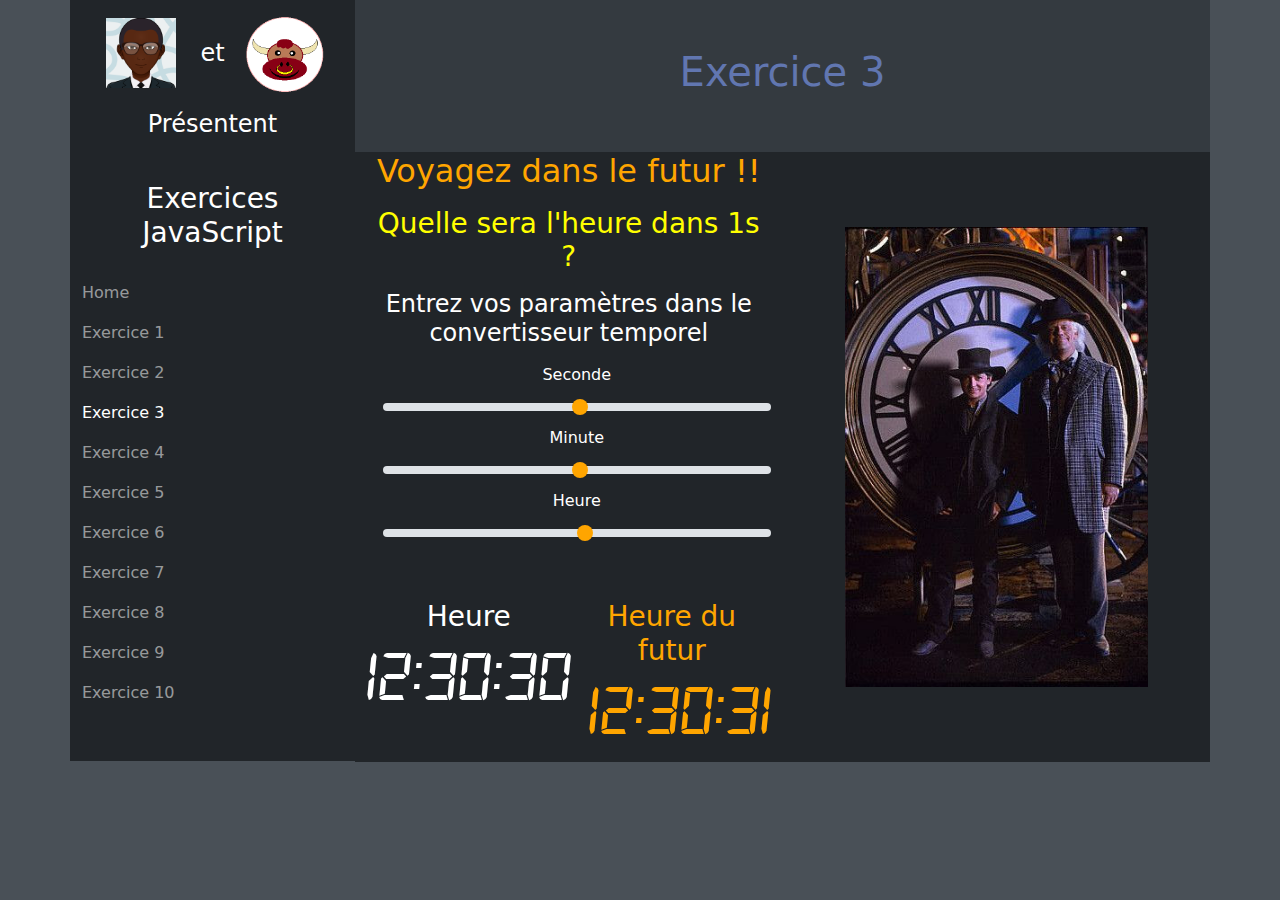
<file: Question_3/index.html>
<!DOCTYPE html>
<html lang="fr">
  <head>
    <meta charset="utf-8" />
    <meta name="viewport" content="width=device-width, initial-scale=1, shrink-to-fit=no" />
    <link rel="stylesheet" href="./css/style.css" />
    <link rel="stylesheet" href="https://cdnjs.cloudflare.com/ajax/libs/font-awesome/4.7.0/css/font-awesome.min.css">
    <title>Exercice 3</title>
  </head>
  <body>
    <div class="container">
      <div class="row">
        <nav class="col-12 col-md-3  navbar-dark bg-dark">
          <div class="row text-white fs-4 text-center mb-4 center">
            <div class="col-5 col-md-12 col-lg-5 center"><img class="my-3" src="../Home/Image/Kalilou.png" alt="logo" width="70" height="70"/></div>
            <div class="col-1 col-md-12 col-lg-1 center">et</div>
            <div class="col-5 col-md-12 col-lg-5 center"><img class="mt-3" src="../Home/Image/Angus Tête.png" alt="logo" width="80" height="90"/></div>
            <p>Présentent</p> 
          </div>
                <button class="navbar-toggler d-md-none" type="button" data-toggle="collapse" data-target="#navbarContent" aria-controls="navbarSupportedContent" aria-expanded="false" aria-label="Toggle navigation">
                    <span class="navbar-toggler-icon"></span>
                  </button>
                  <h3 class="text-white text-center">Exercices JavaScript</h3> 
                <div id="navbarContent" class="navbar-collapse mt-4 mb-5">
                <ul class="navbar-nav">
                    <li class="nav-item">
                        <a class="nav-link" href="../index.html">Home</a>
                    </li>
                    <li class="nav-item" >
                      <a class="nav-link" href="../Question_1/index.html">Exercice 1</a>
                    </li>
                    <li class="nav-item" >
                      <a class="nav-link" href="../Question_2/index.html">Exercice 2</a>
                    </li>
                    <li class="nav-item active" >
                      <a class="nav-link  select" href="../Question_3/index.html">Exercice 3</a>
                    </li>
                    <li class="nav-item" >
                      <a class="nav-link" href="../Question_4/index.html">Exercice 4</a>
                    </li>
                    <li class="nav-item" >
                      <a class="nav-link" href="../Question_5/index.html">Exercice 5</a>
                    </li>
                    <li class="nav-item" >
                      <a class="nav-link" href="../Question_6/index.html">Exercice 6</a>
                    </li>
                    <li class="nav-item" >
                      <a class="nav-link" href="../Question_7/index.html">Exercice 7</a>
                    </li>
                    <li class="nav-item" >
                      <a class="nav-link" href="../Question_8/index.html">Exercice 8</a>
                    </li>
                    <li class="nav-item" >
                      <a class="nav-link" href="../Question_9/index.html">Exercice 9</a>
                    </li>
                    <li class="nav-item" >
                      <a class="nav-link" href="../Question_10/index.html">Exercice 10</a>
                    </li>
                </ul>
              </div>
          </nav>
          <div class="col-12 col-md-9 p-0">
              <div class="bg-bann text-light center h-20">
                <h1>Exercice 3</h1>
              </div>
              <div class="bg-white center h-80">
                <div class="row h-100 w-100">
                  <div class="col-12 col-md-8 col-lg-7 col-xl-6 bg-dark">
                    <div class="row text-center text-white">
                      <div class="col">
                        <h2 class="text-primary">Voyagez dans le futur !!</h2>
                        <h3 class="mt-3 text-secondary">Quelle sera l'heure dans 1s ?</h3>
                          <form id="form">
                              <h4 class="mt-3">Entrez vos paramètres dans le convertisseur temporel</h4>
                              <div class="form-group mt-3 ms-3">
                                <label for="seconde" class="form-label">Seconde</label>
                                <input type="range" class="form-range" min="0" max="59" step="1" id="seconde">
                              </div>
                              <div class="form-group ms-3">
                                <label for="minute" class="form-label">Minute</label>
                                <input type="range" class="form-range" min="0" max="59" step="1" id="minute">
                              </div>
                              <div class="form-group ms-3">
                                <label for="heure" class="form-label">Heure</label>
                                <input type="range" class="form-range" min="0" max="23" step="1" id="heure">
                              </div>           
                          </form>
                        <div class="right">  
                          <div id="affichageHeure" class="mt-5">
                            <h3>Heure <span class="digital-7 display-2"><span id="heureP">00:</span><span id="minuteP">00:</span><span id="secondeP">00</span></span></h3>
                          </div>
                          <div id="affichageHeureFutur" class="mt-5 text-primary">
                            <h3>Heure du futur
                            <span class="digital-7 display-2 ms-3"><span id="heureF">00:</span><span id="minuteF">00:</span><span id="secondeF">00</span></span></h3>
                          </div>
                        </div> 
                      </div>
                    </div>
                  </div>
                  <div class="col-12 col-md-4 col-lg-5 col-xl-6 center bg-dark">
                    <img class="w-75" src="./Image/back_to_f.jpg" alt="Photocopie"/>
                  </div>
                </div>
              </div>   
            </div>
          </div>
        </div>
      <!--script Javascript-->
      <script src="./src/index.js"></script>
      <!--script pour Bootstrap-->
      <script src="https://code.jquery.com/jquery-3.4.1.slim.min.js" integrity="sha384-J6qa4849blE2+poT4WnyKhv5vZF5SrPo0iEjwBvKU7imGFAV0wwj1yYfoRSJoZ+n" crossorigin="anonymous"></script>

      <script src="https://cdn.jsdelivr.net/npm/popper.js@1.16.0/dist/umd/popper.min.js" integrity="sha384-Q6E9RHvbIyZFJoft+2mJbHaEWldlvI9IOYy5n3zV9zzTtmI3UksdQRVvoxMfooAo" crossorigin="anonymous"></script>

      <script src="https://stackpath.bootstrapcdn.com/bootstrap/4.4.1/js/bootstrap.min.js" integrity="sha384-wfSDF2E50Y2D1uUdj0O3uMBJnjuUD4Ih7YwaYd1iqfktj0Uod8GCExl3Og8ifwB6" crossorigin="anonymous"></script>
  </body>
</html>
</file>
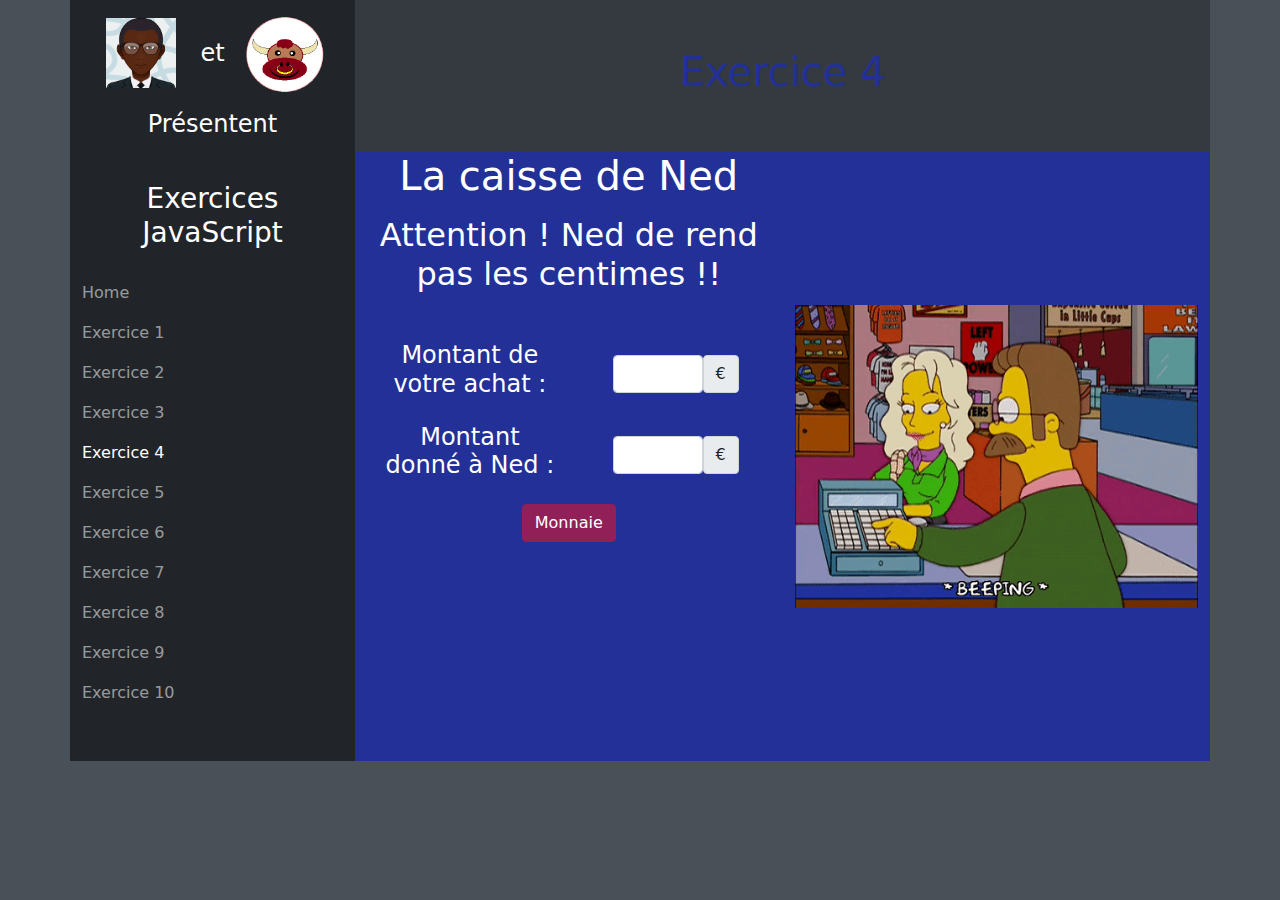
<file: Question_4/index.html>
<!DOCTYPE html>
<html lang="fr">
  <head>
    <meta charset="utf-8" />
    <meta name="viewport" content="width=device-width, initial-scale=1, shrink-to-fit=no" />
    <link rel="stylesheet" href="./css/style.css" />
    <link rel="stylesheet" href="https://cdnjs.cloudflare.com/ajax/libs/font-awesome/4.7.0/css/font-awesome.min.css">
    <title>Exercice 4</title>
  </head>
  <body>
    <div class="container">
      <div class="row">
        <nav class="col-12 col-md-3  navbar-dark bg-dark">
          <div class="row text-white fs-4 text-center mb-4 center">
            <div class="col-5 col-md-12 col-lg-5 center"><img class="my-3" src="../Home/Image/Kalilou.png" alt="logo" width="70" height="70"/></div>
            <div class="col-1 col-md-12 col-lg-1 center">et</div>
            <div class="col-5 col-md-12 col-lg-5 center"><img class="mt-3" src="../Home/Image/Angus Tête.png" alt="logo" width="80" height="90"/></div>
            <p>Présentent</p> 
          </div>
                <button class="navbar-toggler d-md-none" type="button" data-toggle="collapse" data-target="#navbarContent" aria-controls="navbarSupportedContent" aria-expanded="false" aria-label="Toggle navigation">
                    <span class="navbar-toggler-icon"></span>
                  </button>
                  <h3 class="text-white text-center">Exercices JavaScript</h3> 
                <div id="navbarContent" class="navbar-collapse mt-4 mb-5">
                <ul class="navbar-nav">
                    <li class="nav-item">
                        <a class="nav-link" href="../index.html">Home</a>
                    </li>
                    <li class="nav-item" >
                      <a class="nav-link" href="../Question_1/index.html">Exercice 1</a>
                    </li>
                    <li class="nav-item" >
                      <a class="nav-link" href="../Question_2/index.html">Exercice 2</a>
                    </li>
                    <li class="nav-item" >
                      <a class="nav-link" href="../Question_3/index.html">Exercice 3</a>
                    </li>
                    <li class="nav-item active" >
                      <a class="nav-link  select" href="../Question_4/index.html">Exercice 4</a>
                    </li>
                    <li class="nav-item" >
                      <a class="nav-link" href="../Question_5/index.html">Exercice 5</a>
                    </li>
                    <li class="nav-item" >
                      <a class="nav-link" href="../Question_6/index.html">Exercice 6</a>
                    </li>
                    <li class="nav-item" >
                      <a class="nav-link" href="../Question_7/index.html">Exercice 7</a>
                    </li>
                    <li class="nav-item" >
                      <a class="nav-link" href="../Question_8/index.html">Exercice 8</a>
                    </li>
                    <li class="nav-item" >
                      <a class="nav-link" href="../Question_9/index.html">Exercice 9</a>
                    </li>
                    <li class="nav-item" >
                      <a class="nav-link" href="../Question_10/index.html">Exercice 10</a>
                    </li>
                </ul>
              </div>
          </nav>
        <div class="col-12 col-md-9 p-0">
          <div class="bg-bann text-light center h-20">
            <h1>Exercice 4</h1>
          </div>
          <div class="bg-white center h-80">
            <div class="row h-100 w-100">
              <div class="col-12 col-lg-6 bg-light">
                <div class="row text-center text-white">
                  <div class="col">
                    <h1>La caisse de Ned</h1>
                    <h2 class="mt-3">Attention ! Ned de rend pas les centimes !!</h2>
                      <form id="form">
                          <div class="form-group mt-5">
                            <div class="row">
                         
                              <div class="col-8 col-md-6 text-right">
                              <label class="form-label ms-3 h4" for="montantAchat">
                                Montant de votre achat&nbsp;:
                              </label>
                              </div>
                              <div class="col-4 col-md-6 center">
                              <input class="form-control wpx-50" type="number" name="montantAchat" id="montantAchat">
                              <span class="input-group-text">€</span>
                              </div>
                              
                            </div>
                          </div>
                          <div class="form-group mt-3">
                            <div class="row">
                           
                              <div class="col-8 col-md-6 text-right">
                              <label class="form-label ms-3 h4" for="montantPaye">
                                Montant donné à Ned :
                              </label>
                              </div>
                              <div class="col-4 col-md-6 center">
                              <input class="form-control wpx-50" type="number" name="montantPaye" id="montantPaye">
                              <span class="input-group-text">€</span>
                              </div>
                            
                            </div>
                          </div>
                          <button id="monnaie" type="submit" class="btn btn-primary m-3">Monnaie</button>  
                        </form>           
                    <div id="affichage" class="my-3">
                    </div>           
                  </div>
                </div>
              </div>
              <div class="col-12 col-lg-6 center bg-light">
                <img class="w-100" src="./Image/caisse-enregistreuse.gif" alt="caisse"/>
              </div>
            </div>
          </div>
        </div>   
      </div>
    </div>
      <!--script Javascript-->
      <script src="./src/index.js"></script>
      <!--script pour Bootstrap-->
      <script src="https://code.jquery.com/jquery-3.4.1.slim.min.js" integrity="sha384-J6qa4849blE2+poT4WnyKhv5vZF5SrPo0iEjwBvKU7imGFAV0wwj1yYfoRSJoZ+n" crossorigin="anonymous"></script>

      <script src="https://cdn.jsdelivr.net/npm/popper.js@1.16.0/dist/umd/popper.min.js" integrity="sha384-Q6E9RHvbIyZFJoft+2mJbHaEWldlvI9IOYy5n3zV9zzTtmI3UksdQRVvoxMfooAo" crossorigin="anonymous"></script>

      <script src="https://stackpath.bootstrapcdn.com/bootstrap/4.4.1/js/bootstrap.min.js" integrity="sha384-wfSDF2E50Y2D1uUdj0O3uMBJnjuUD4Ih7YwaYd1iqfktj0Uod8GCExl3Og8ifwB6" crossorigin="anonymous"></script>
  </body>
</html>
</file>
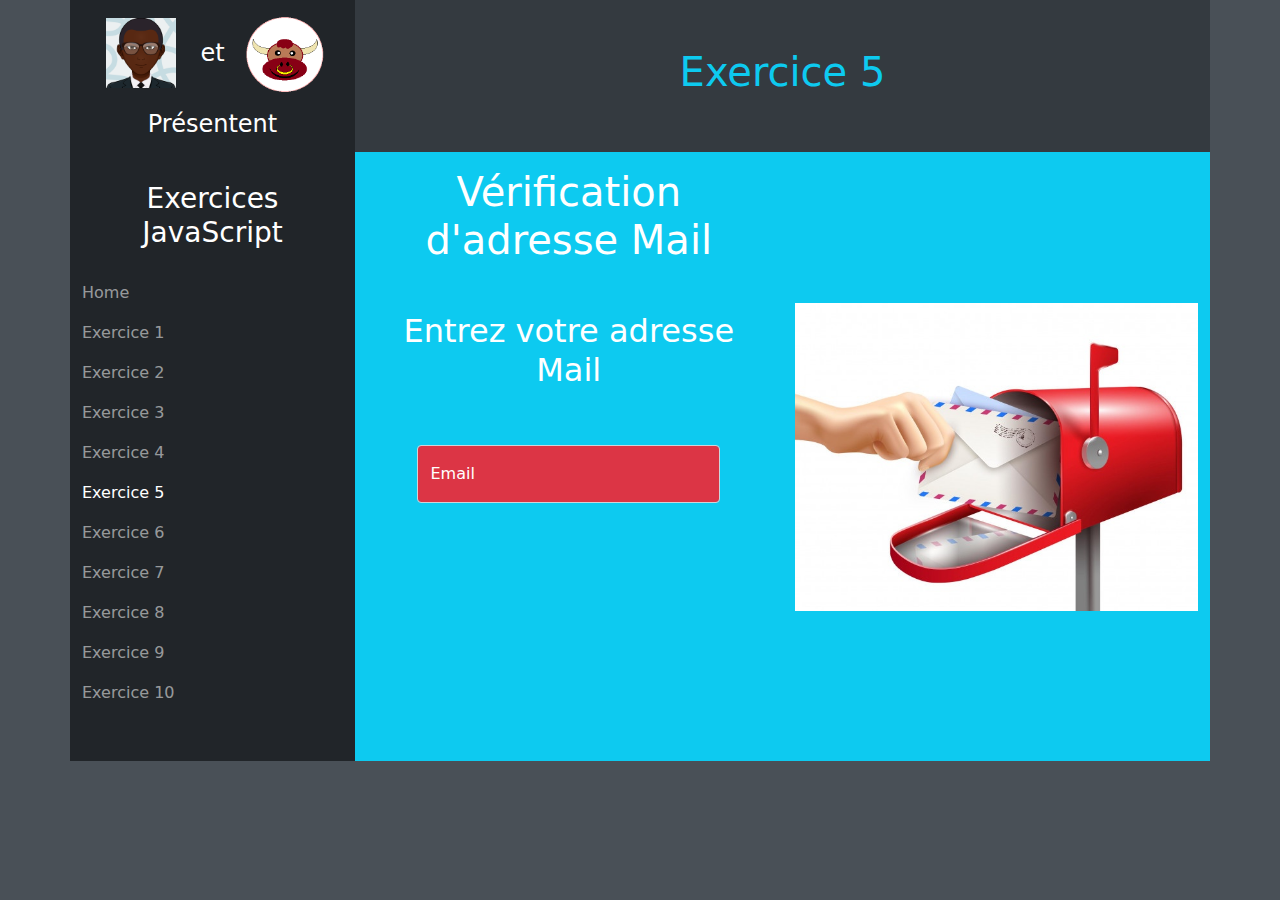
<file: Question_5/index.html>
<!DOCTYPE html>
<html lang="fr">
  <head>
    <meta charset="utf-8" />
    <meta name="viewport" content="width=device-width, initial-scale=1, shrink-to-fit=no" />
    <link rel="stylesheet" href="./css/style.css" />
    <link rel="stylesheet" href="https://cdnjs.cloudflare.com/ajax/libs/font-awesome/4.7.0/css/font-awesome.min.css">
    <title>Exercice 5</title>
  </head>
  <body>
    <div class="container">
      <div class="row">
        <nav class="col-12 col-md-3  navbar-dark bg-dark">
          <div class="row text-white fs-4 text-center mb-4 center">
            <div class="col-5 col-md-12 col-lg-5 center"><img class="my-3" src="../Home/Image/Kalilou.png" alt="logo" width="70" height="70"/></div>
            <div class="col-1 col-md-12 col-lg-1 center">et</div>
            <div class="col-5 col-md-12 col-lg-5 center"><img class="mt-3" src="../Home/Image/Angus Tête.png" alt="logo" width="80" height="90"/></div>
            <p>Présentent</p> 
          </div>
                <button class="navbar-toggler d-md-none" type="button" data-toggle="collapse" data-target="#navbarContent" aria-controls="navbarSupportedContent" aria-expanded="false" aria-label="Toggle navigation">
                    <span class="navbar-toggler-icon"></span>
                  </button>
                  <h3 class="text-white text-center">Exercices JavaScript</h3> 
                <div id="navbarContent" class="navbar-collapse mt-4 mb-5">
                <ul class="navbar-nav">
                    <li class="nav-item">
                        <a class="nav-link" href="../index.html">Home</a>
                    </li>
                    <li class="nav-item" >
                      <a class="nav-link" href="../Question_1/index.html">Exercice 1</a>
                    </li>
                    <li class="nav-item" >
                      <a class="nav-link" href="../Question_2/index.html">Exercice 2</a>
                    </li>
                    <li class="nav-item" >
                      <a class="nav-link" href="../Question_3/index.html">Exercice 3</a>
                    </li>
                    <li class="nav-item" >
                      <a class="nav-link" href="../Question_4/index.html">Exercice 4</a>
                    </li>
                    <li class="nav-item active" >
                      <a class="nav-link select" href="../Question_5/index.html">Exercice 5</a>
                    </li>
                    <li class="nav-item" >
                      <a class="nav-link" href="../Question_6/index.html">Exercice 6</a>
                    </li>
                    <li class="nav-item" >
                      <a class="nav-link" href="../Question_7/index.html">Exercice 7</a>
                    </li>
                    <li class="nav-item" >
                      <a class="nav-link" href="../Question_8/index.html">Exercice 8</a>
                    </li>
                    <li class="nav-item" >
                      <a class="nav-link" href="../Question_9/index.html">Exercice 9</a>
                    </li>
                    <li class="nav-item" >
                      <a class="nav-link" href="../Question_10/index.html">Exercice 10</a>
                    </li>
                </ul>
              </div>
          </nav>
          <div class="col-12 col-md-9 p-0">
              <div class="bg-bann text-light center h-20">
                <h1>Exercice 5</h1>
              </div>
          <div class="bg-white center h-80">
            <div class="row h-100 w-100">
              <div class="col-12 col-md-6 bg-light">
                <div class="row text-center text-white">
                  <div class="col mt-3">
                    <h1>Vérification d'adresse Mail</h1>
                    <h2 class="mt-5">Entrez votre adresse Mail</h2>
                      <form class="center">
                          <div class="form-floating w-75 mt-5">
                              <input class="form-control bg-danger text-white" type="text" name="email" id="email" placeholder="Email" autocomplete="off">
                              <label for="email">Email</label>
                          </div>
                        </form>           
                      <div id="affichage" class="my-5">
                      <div></div>
                    </div>           
                  </div>
                </div>
              </div>
              <div class="col-12 col-md-6 center bg-light">
                <img class="w-100 my-3" src="./Image/bal.jpg" alt="boite au lettre"/>
              </div>
            </div>
          </div>
        </div>   
      </div>
    </div>
      <!--script Javascript-->
      <script src="./src/index.js"></script>
      <!--script pour Bootstrap-->
      <script src="https://code.jquery.com/jquery-3.4.1.slim.min.js" integrity="sha384-J6qa4849blE2+poT4WnyKhv5vZF5SrPo0iEjwBvKU7imGFAV0wwj1yYfoRSJoZ+n" crossorigin="anonymous"></script>

      <script src="https://cdn.jsdelivr.net/npm/popper.js@1.16.0/dist/umd/popper.min.js" integrity="sha384-Q6E9RHvbIyZFJoft+2mJbHaEWldlvI9IOYy5n3zV9zzTtmI3UksdQRVvoxMfooAo" crossorigin="anonymous"></script>

      <script src="https://stackpath.bootstrapcdn.com/bootstrap/4.4.1/js/bootstrap.min.js" integrity="sha384-wfSDF2E50Y2D1uUdj0O3uMBJnjuUD4Ih7YwaYd1iqfktj0Uod8GCExl3Og8ifwB6" crossorigin="anonymous"></script>
  </body>
</html>
</file>
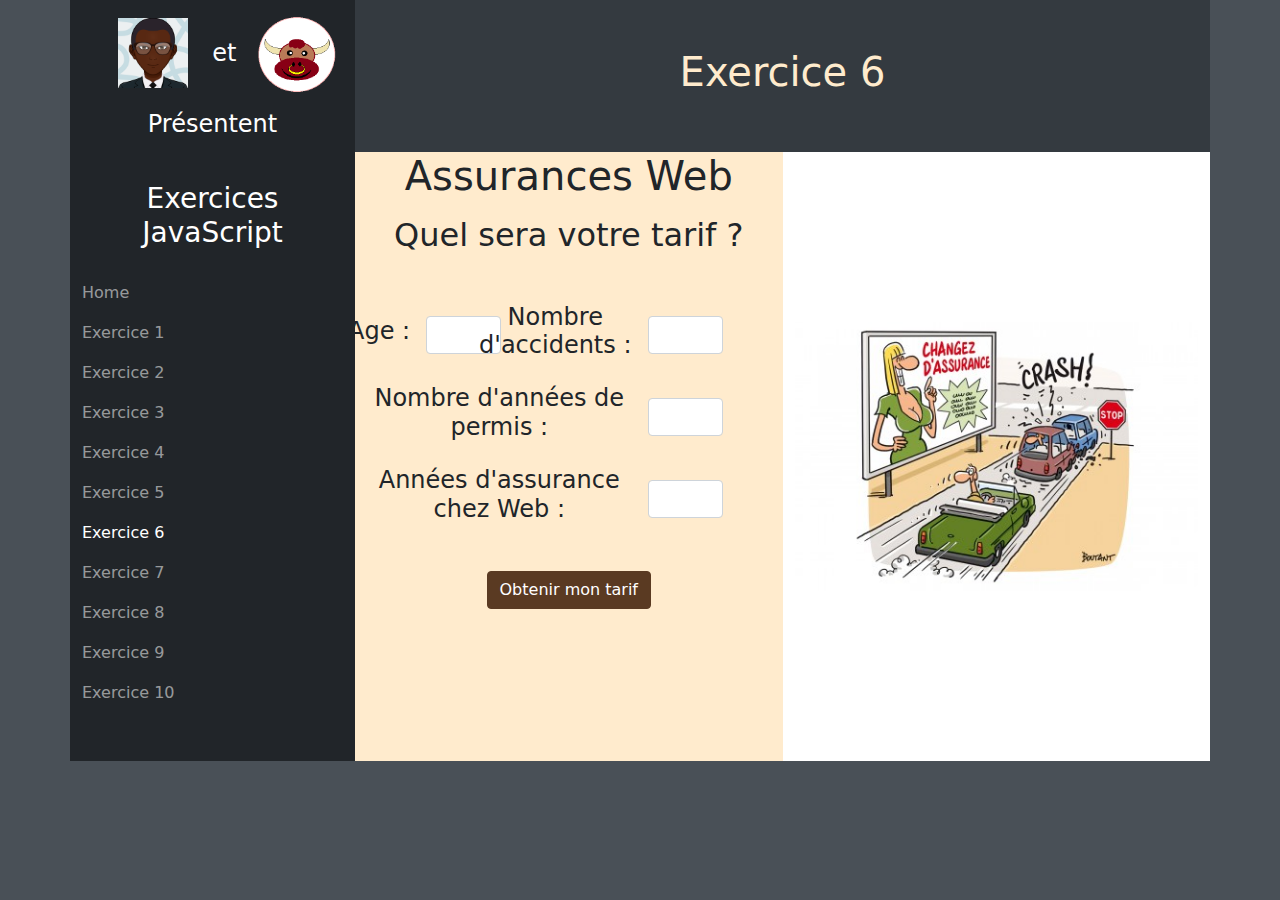
<file: Question_6/index.html>
<!DOCTYPE html>
<html lang="fr">
  <head>
    <meta charset="utf-8" />
    <meta name="viewport" content="width=device-width, initial-scale=1, shrink-to-fit=no" />
    <link rel="stylesheet" href="./css/style.css" />
    <link rel="stylesheet" href="https://cdnjs.cloudflare.com/ajax/libs/font-awesome/4.7.0/css/font-awesome.min.css">
    <title>Exercice 6</title>
  </head>
  <body>
    <div class="container">
      <div class="row">
        <nav class="col-12 col-md-3  navbar-dark bg-dark">
          <div class="row text-white fs-4 text-center mb-4 center">
            <div class="col-5 col-md-12 col-lg-5 title-center"><img class="my-3" src="../Home/Image/Kalilou.png" alt="logo" width="70" height="70"/></div>
            <div class="col-1 col-md-12 col-lg-1 title-center">et</div>
            <div class="col-5 col-md-12 col-lg-5 title-center"><img class="mt-3" src="../Home/Image/Angus Tête.png" alt="logo" width="80" height="90"/></div>
            <p>Présentent</p> 
          </div>
                <button class="navbar-toggler d-md-none" type="button" data-toggle="collapse" data-target="#navbarContent" aria-controls="navbarSupportedContent" aria-expanded="false" aria-label="Toggle navigation">
                    <span class="navbar-toggler-icon"></span>
                  </button>
                  <h3 class="text-white text-center">Exercices JavaScript</h3> 
                <div id="navbarContent" class="navbar-collapse mt-4 mb-5">
                <ul class="navbar-nav">
                    <li class="nav-item">
                        <a class="nav-link" href="../index.html">Home</a>
                    </li>
                    <li class="nav-item" >
                      <a class="nav-link" href="../Question_1/index.html">Exercice 1</a>
                    </li>
                    <li class="nav-item" >
                      <a class="nav-link" href="../Question_2/index.html">Exercice 2</a>
                    </li>
                    <li class="nav-item" >
                      <a class="nav-link" href="../Question_3/index.html">Exercice 3</a>
                    </li>
                    <li class="nav-item" >
                      <a class="nav-link" href="../Question_4/index.html">Exercice 4</a>
                    </li>
                    <li class="nav-item" >
                      <a class="nav-link" href="../Question_5/index.html">Exercice 5</a>
                    </li>
                    <li class="nav-item active" >
                      <a class="nav-link select" href="../Question_6/index.html">Exercice 6</a>
                    </li>
                    <li class="nav-item" >
                      <a class="nav-link" href="../Question_7/index.html">Exercice 7</a>
                    </li>
                    <li class="nav-item" >
                      <a class="nav-link" href="../Question_8/index.html">Exercice 8</a>
                    </li>
                    <li class="nav-item" >
                      <a class="nav-link" href="../Question_9/index.html">Exercice 9</a>
                    </li>
                    <li class="nav-item" >
                      <a class="nav-link" href="../Question_10/index.html">Exercice 10</a>
                    </li>
                </ul>
              </div>
          </nav>
          <div class="col-12 col-md-9 p-0">
              <div class="bg-bann text-light title-center h-20">
                <h1>Exercice 6</h1>
              </div>
              <div class="bg-white center h-80">
                <div class="row h-100 w-100 m-0">
                  <div class="col-12 col-lg-8 col-xl-6 bg-light">
                    <div class="row text-center">
                      <div class="col">
                        <h1>Assurances Web</h1>
                        <h2 class="mt-3">Quel sera votre tarif ?</h2>
                          <form id="form">
                            <div class="form-group mt-5 me-5 center">
                              <div class="row">
                                <div class="col-12 col-sm-5 mb-sm-3 center">
                                <label for="age" class="form-label h4">Age&nbsp;:</label>
                                <input class="form-control ms-3 wpx-50" type="number" name="age" id="age">
                                </div>
                                <div class="col-12 col-sm-1"></div>
                                <div class="col-12 col-sm-6 center">
                                <label for="accident" class="form-label h4 ms-3">Nombre d'accidents&nbsp;:</label>
                                <input class="form-control ms-3 wpx-50" type="number" name="accident" id="accident">
                                </div>
                              </div>
                            </div>
                            <div class="form-group mt-3 me-5 center text-left">
                              <label for="permis" class="form-label h4">Nombre d'années de permis&nbsp;:</label>
                              <input class="form-control ms-3 wpx-50" type="number" name="permis" id="permis">
                          </div>
                          <div class="form-group my-3 me-5 center">
                            <label for="assurance" class="form-label h4">Années d'assurance chez Web&nbsp;:</label>
                            <input class="form-control ms-3 wpx-50" type="number" name="assurance" id="assurance">
                          </div>
                              <button id="tarif" type="submit" class="btn btn-primary m-4">Obtenir mon tarif</button>             
                        </form>
                        <div id="affichage" class="my-3">
                          <div></div>
                        </div>
                      </div>
                    </div>
                  </div>
                  <div class="col-12 col-lg-4 col-xl-6 center bg-white">
                    <img class="w-100" src="./Image/assurance.jpg" alt="assurance"/>
                  </div>
                </div>
              </div>   
            </div>
          </div>
        </div>
      <!--script Javascript-->
      <script src="./src/index.js"></script>
      <!--script pour Bootstrap-->
      <script src="https://code.jquery.com/jquery-3.4.1.slim.min.js" integrity="sha384-J6qa4849blE2+poT4WnyKhv5vZF5SrPo0iEjwBvKU7imGFAV0wwj1yYfoRSJoZ+n" crossorigin="anonymous"></script>

      <script src="https://cdn.jsdelivr.net/npm/popper.js@1.16.0/dist/umd/popper.min.js" integrity="sha384-Q6E9RHvbIyZFJoft+2mJbHaEWldlvI9IOYy5n3zV9zzTtmI3UksdQRVvoxMfooAo" crossorigin="anonymous"></script>

      <script src="https://stackpath.bootstrapcdn.com/bootstrap/4.4.1/js/bootstrap.min.js" integrity="sha384-wfSDF2E50Y2D1uUdj0O3uMBJnjuUD4Ih7YwaYd1iqfktj0Uod8GCExl3Og8ifwB6" crossorigin="anonymous"></script>
  </body>
</html>
</file>
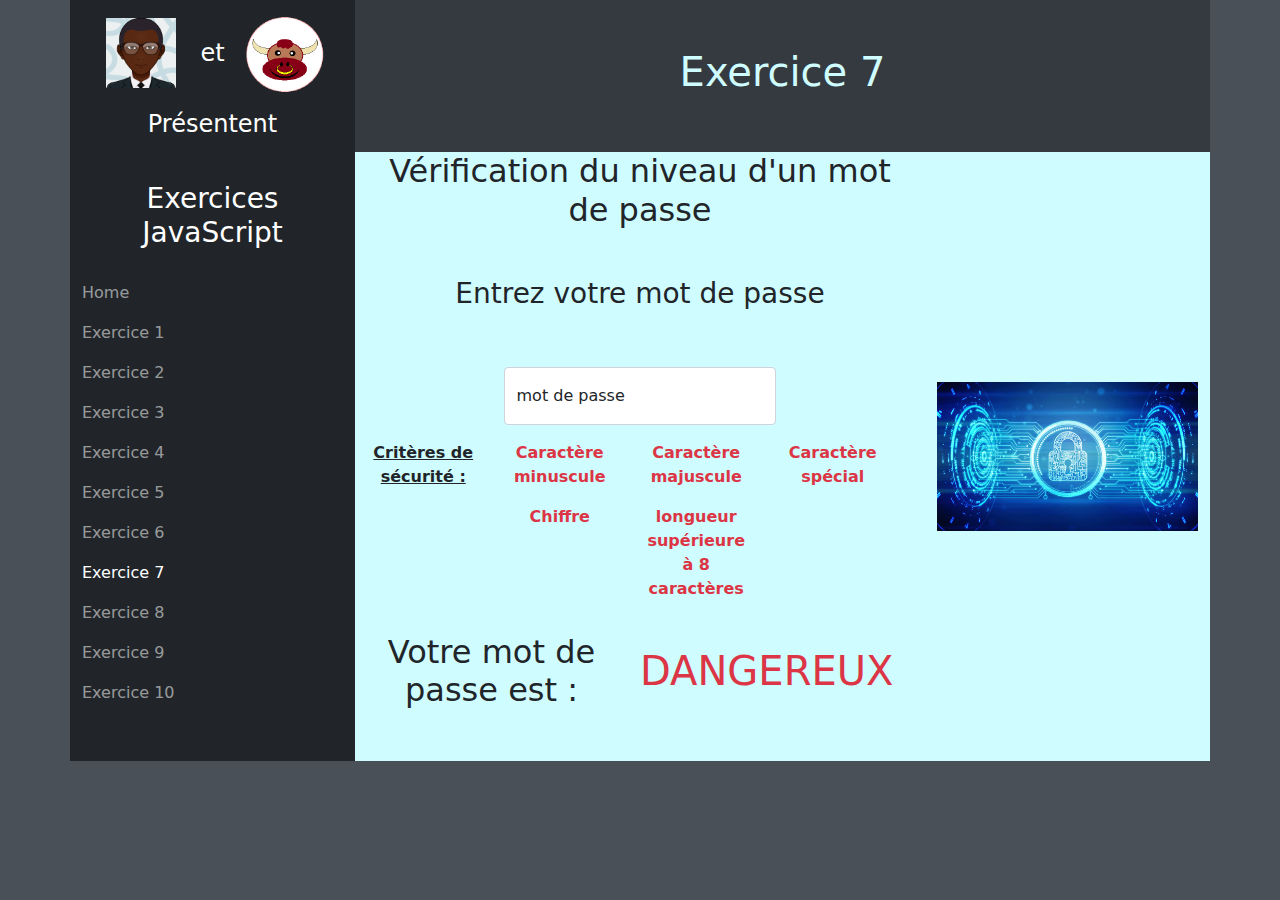
<file: Question_7/index.html>
<!DOCTYPE html>
<html lang="fr">
  <head>
    <meta charset="utf-8" />
    <meta name="viewport" content="width=device-width, initial-scale=1, shrink-to-fit=no" />
    <link rel="stylesheet" href="./css/style.css" />
    <link rel="stylesheet" href="https://cdnjs.cloudflare.com/ajax/libs/font-awesome/4.7.0/css/font-awesome.min.css">
    <title>Exercice 7</title>
  </head>
  <body>
    <div class="container">
      <div class="row">
        <nav class="col-12 col-md-3  navbar-dark bg-dark">
          <div class="row text-white fs-4 text-center mb-4 center">
            <div class="col-5 col-md-12 col-lg-5 center"><img class="my-3" src="../Home/Image/Kalilou.png" alt="logo" width="70" height="70"/></div>
            <div class="col-1 col-md-12 col-lg-1 center">et</div>
            <div class="col-5 col-md-12 col-lg-5 center"><img class="mt-3" src="../Home/Image/Angus Tête.png" alt="logo" width="80" height="90"/></div>
            <p>Présentent</p> 
          </div>
                <button class="navbar-toggler d-md-none" type="button" data-toggle="collapse" data-target="#navbarContent" aria-controls="navbarSupportedContent" aria-expanded="false" aria-label="Toggle navigation">
                    <span class="navbar-toggler-icon"></span>
                  </button>
                  <h3 class="text-white text-center">Exercices JavaScript</h3> 
                <div id="navbarContent" class="navbar-collapse mt-4 mb-5">
                <ul class="navbar-nav">
                    <li class="nav-item">
                        <a class="nav-link" href="../index.html">Home</a>
                    </li>
                    <li class="nav-item" >
                      <a class="nav-link" href="../Question_1/index.html">Exercice 1</a>
                    </li>
                    <li class="nav-item" >
                      <a class="nav-link" href="../Question_2/index.html">Exercice 2</a>
                    </li>
                    <li class="nav-item" >
                      <a class="nav-link" href="../Question_3/index.html">Exercice 3</a>
                    </li>
                    <li class="nav-item" >
                      <a class="nav-link" href="../Question_4/index.html">Exercice 4</a>
                    </li>
                    <li class="nav-item" >
                      <a class="nav-link" href="../Question_5/index.html">Exercice 5</a>
                    </li>
                    <li class="nav-item" >
                      <a class="nav-link" href="../Question_6/index.html">Exercice 6</a>
                    </li>
                    <li class="nav-item active" >
                      <a class="nav-link select" href="../Question_7/index.html">Exercice 7</a>
                    </li>
                    <li class="nav-item" >
                      <a class="nav-link" href="../Question_8/index.html">Exercice 8</a>
                    </li>
                    <li class="nav-item" >
                      <a class="nav-link" href="../Question_9/index.html">Exercice 9</a>
                    </li>
                    <li class="nav-item" >
                      <a class="nav-link" href="../Question_10/index.html">Exercice 10</a>
                    </li>
                </ul>
              </div>
          </nav>
          <div class="col-12 col-md-9 p-0">
              <div class="bg-bann text-light center h-20">
                <h1>Exercice 7</h1>
              </div>
              <div class="bg-white center h-80">
                <div class="row h-100 w-100">
                  <div class="col-12 col-lg-8 bg-light">
                    <div class="row text-center">
                      <div class="col">
                        <h2>Vérification du niveau d'un mot de passe</h2>
                        <h3 class="mt-5">Entrez votre mot de passe</h3>
                          <form class="center"> 
                              <div class="form-floating w-50 mt-5">
                                  <input class="form-control" type="text" name="motDePasse" id="motDePasse" placeholder="mot de passe">
                                  <label for="motDePasse">mot de passe</label>
                              </div>          
                          </form>  
                      </div>  
                    <div class="row mt-3">
                      <div class="col-12 col-md-3">
                        <p class="fw-bold text-decoration-underline">Critères de sécurité :</p>
                      </div>
                      <div class="col-12 col-md-3">
                        <p id="minuscule" class="fw-bold text-danger">Caractère minuscule</p>
                      </div>
                      <div class="col-12 col-md-3">
                        <p id="majuscule" class="fw-bold text-danger">Caractère majuscule</p>
                      </div>
                      <div class="col-12 col-md-3">
                        <p id="special" class="fw-bold text-danger">Caractère spécial</p>
                      </div>
                    </div>
                    <div class="row">
                      <div class="col-12 col-md-3">
          
                      </div>
                      <div class="col-12 col-md-3">
                        <p id="chiffre" class="fw-bold text-danger">Chiffre</p>
                      </div>
                      <div class="col-12 col-md-3">
                        <p id="longueur" class="fw-bold text-danger">longueur supérieure à 8 caractères</p>
                      </div>
                    </div>              
                    <div class="row mt-3 mb-3">
                      <div class="col-6 center">
                        <p class="h2">Votre mot de passe est&nbsp;:</p>
                      </div>
                      <div id="affichage" class="col-6 center-l">
                        <div>
                          <p class="h1 text-danger">DANGEREUX</p>
                        </div>
                      </div>
                    </div>
                    </div>
                  </div>
                  <div class="col-12 col-lg-4 center bg-light">
                    <img class="w-100" src="./Image/securite.jpg" alt="securite"/>
                  </div>
                </div>
              </div>   
            </div>
          </div>
        </div>
      <!--script Javascript-->
      <script src="./src/index.js"></script>
      <!--script pour Bootstrap-->
      <script src="https://code.jquery.com/jquery-3.4.1.slim.min.js" integrity="sha384-J6qa4849blE2+poT4WnyKhv5vZF5SrPo0iEjwBvKU7imGFAV0wwj1yYfoRSJoZ+n" crossorigin="anonymous"></script>

      <script src="https://cdn.jsdelivr.net/npm/popper.js@1.16.0/dist/umd/popper.min.js" integrity="sha384-Q6E9RHvbIyZFJoft+2mJbHaEWldlvI9IOYy5n3zV9zzTtmI3UksdQRVvoxMfooAo" crossorigin="anonymous"></script>

      <script src="https://stackpath.bootstrapcdn.com/bootstrap/4.4.1/js/bootstrap.min.js" integrity="sha384-wfSDF2E50Y2D1uUdj0O3uMBJnjuUD4Ih7YwaYd1iqfktj0Uod8GCExl3Og8ifwB6" crossorigin="anonymous"></script>
  </body>
</html>
</file>
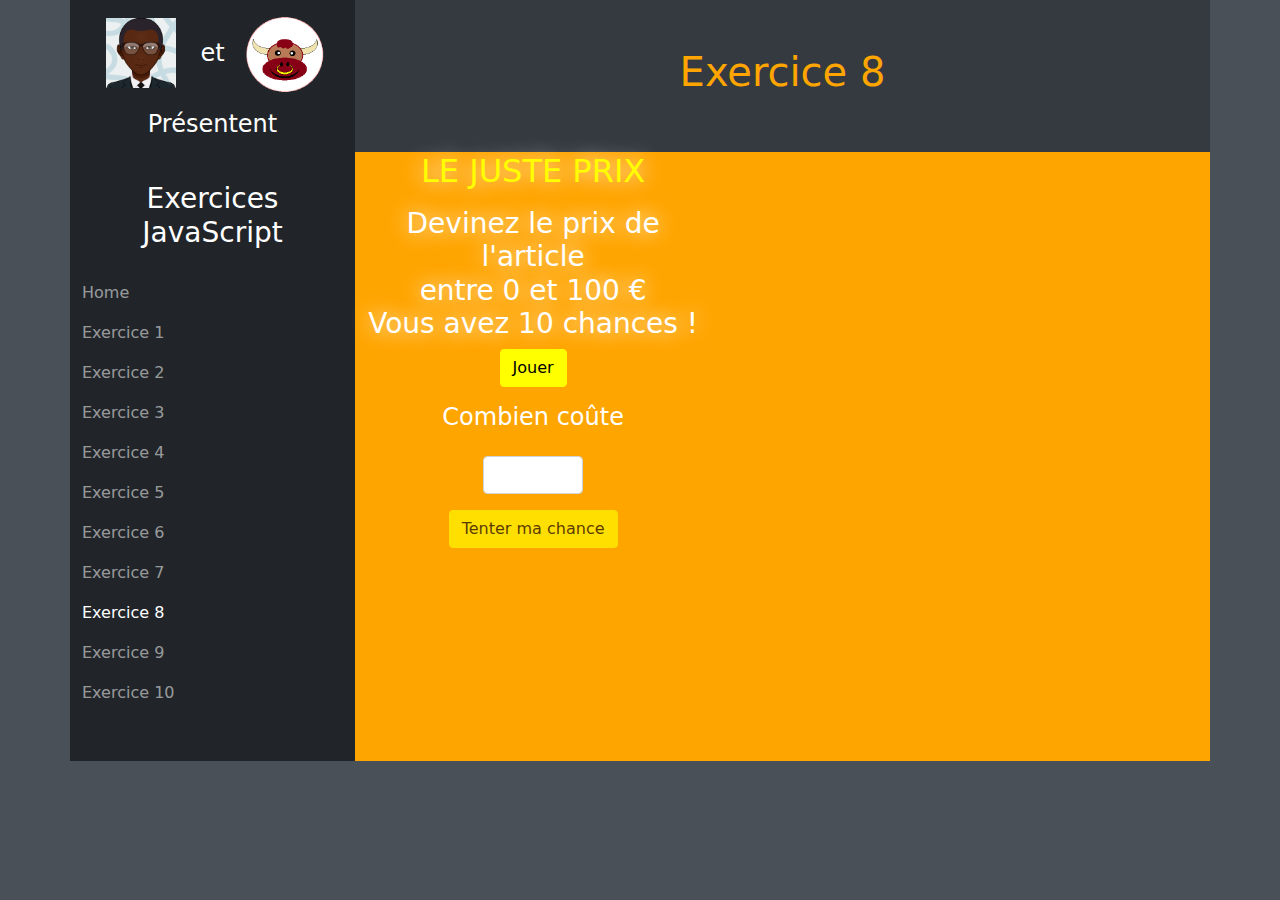
<file: Question_8/index.html>
<!DOCTYPE html>
<html lang="fr">
  <head>
    <meta charset="utf-8" />
    <meta name="viewport" content="width=device-width, initial-scale=1, shrink-to-fit=no" />
    <link rel="stylesheet" href="./css/style.css" />
    <link rel="stylesheet" href="https://cdnjs.cloudflare.com/ajax/libs/font-awesome/4.7.0/css/font-awesome.min.css">
    <title>Exercice 8</title>
  </head>
  <body>
    <div class="container">
      <div class="row">
        <nav class="col-12 col-md-3  navbar-dark bg-dark">
          <div class="row text-white fs-4 text-center mb-4 center">
            <div class="col-5 col-md-12 col-lg-5 center"><img class="my-3" src="../Home/Image/Kalilou.png" alt="logo" width="70" height="70"/></div>
            <div class="col-1 col-md-12 col-lg-1 center">et</div>
            <div class="col-5 col-md-12 col-lg-5 center"><img class="mt-3" src="../Home/Image/Angus Tête.png" alt="logo" width="80" height="90"/></div>
            <p>Présentent</p> 
          </div>
                <button class="navbar-toggler d-md-none" type="button" data-toggle="collapse" data-target="#navbarContent" aria-controls="navbarSupportedContent" aria-expanded="false" aria-label="Toggle navigation">
                    <span class="navbar-toggler-icon"></span>
                  </button>
                  <h3 class="text-white text-center">Exercices JavaScript</h3> 
                <div id="navbarContent" class="navbar-collapse mt-4 mb-5">
                <ul class="navbar-nav">
                    <li class="nav-item">
                        <a class="nav-link" href="../index.html">Home</a>
                    </li>
                    <li class="nav-item" >
                      <a class="nav-link" href="../Question_1/index.html">Exercice 1</a>
                    </li>
                    <li class="nav-item" >
                      <a class="nav-link" href="../Question_2/index.html">Exercice 2</a>
                    </li>
                    <li class="nav-item" >
                      <a class="nav-link" href="../Question_3/index.html">Exercice 3</a>
                    </li>
                    <li class="nav-item" >
                      <a class="nav-link" href="../Question_4/index.html">Exercice 4</a>
                    </li>
                    <li class="nav-item" >
                      <a class="nav-link" href="../Question_5/index.html">Exercice 5</a>
                    </li>
                    <li class="nav-item" >
                      <a class="nav-link" href="../Question_6/index.html">Exercice 6</a>
                    </li>
                    <li class="nav-item" >
                      <a class="nav-link" href="../Question_7/index.html">Exercice 7</a>
                    </li>
                    <li class="nav-item active" >
                      <a class="nav-link select" href="../Question_8/index.html">Exercice 8</a>
                    </li>
                    <li class="nav-item" >
                      <a class="nav-link" href="../Question_9/index.html">Exercice 9</a>
                    </li>
                    <li class="nav-item" >
                      <a class="nav-link" href="../Question_10/index.html">Exercice 10</a>
                    </li>
                </ul>
              </div>
          </nav>
          <div class="col-12 col-md-9 p-0">
              <div class="bg-bann text-light center h-20">
                <h1>Exercice 8</h1>
              </div>
              <div class="bg-white center h-80">
                <div class="row h-100 w-100">
                  <div class="col-12 col-lg-5 bg-light">
                    <div class="row text-center text-white">
                      <div class="col">
                        <h2 class="shadow-text text-primary">LE JUSTE PRIX</h2>
                        <h3 class="shadow-text mt-3">Devinez le prix de l'article <br>entre 0 et 100 € <br> Vous avez 10 chances !</h3>
                        <button id="jouer" type="button" class="btn btn-primary">Jouer</button>      
                          <form id="form">
                              <h4 class="mt-3">Combien coûte</h4>
                              <div id="articleText" class="h3"></div>
                              <div class="form-group center">
                                  <input class="form-control mb-3 wpx-50 mt-3" type="number" name="prixPropose" id="prixPropose">
                              </div>
                              <button id="prix" type="button" class="btn btn-primary mb-3">Tenter ma chance</button>             
                          </form>
                          <div class="shadow-text">
                            <p id="affichage" class="mb-3 h1">
                            </p>
                          </div>
                      </div>
                    </div>
                  </div>
                  <div id="articlePhoto" class="col-12 col-lg-7 center h-100 bg-light">
                  </div>
                </div>
                </div>
              </div>   
            </div>
          </div>
        </div>
      <!--script Javascript-->
      <script src="./src/index.js"></script>
      <!--script pour Bootstrap-->
      <script src="https://code.jquery.com/jquery-3.4.1.slim.min.js" integrity="sha384-J6qa4849blE2+poT4WnyKhv5vZF5SrPo0iEjwBvKU7imGFAV0wwj1yYfoRSJoZ+n" crossorigin="anonymous"></script>

      <script src="https://cdn.jsdelivr.net/npm/popper.js@1.16.0/dist/umd/popper.min.js" integrity="sha384-Q6E9RHvbIyZFJoft+2mJbHaEWldlvI9IOYy5n3zV9zzTtmI3UksdQRVvoxMfooAo" crossorigin="anonymous"></script>

      <script src="https://stackpath.bootstrapcdn.com/bootstrap/4.4.1/js/bootstrap.min.js" integrity="sha384-wfSDF2E50Y2D1uUdj0O3uMBJnjuUD4Ih7YwaYd1iqfktj0Uod8GCExl3Og8ifwB6" crossorigin="anonymous"></script>
  </body>
</html>
</file>
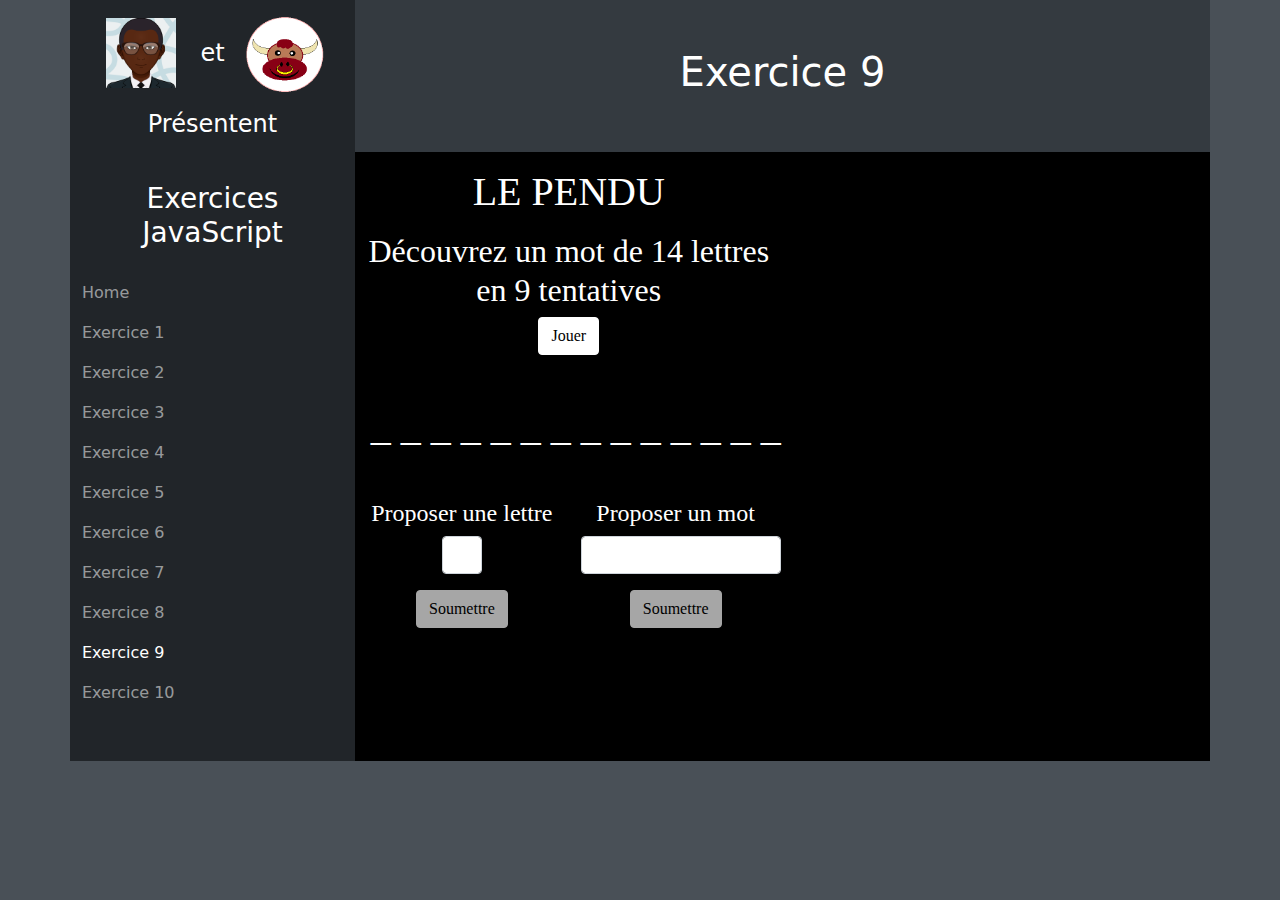
<file: Question_9/index.html>
<!DOCTYPE html>
<html lang="fr">
  <head>
    <meta charset="utf-8" />
    <meta name="viewport" content="width=device-width, initial-scale=1, shrink-to-fit=no" />
    <link rel="stylesheet" href="./css/style.css" />
    <link rel="stylesheet" href="https://cdnjs.cloudflare.com/ajax/libs/font-awesome/4.7.0/css/font-awesome.min.css">
    <title>Exercice 9</title>
  </head>
  <body>
    <div class="container">
      <div class="row">
        <nav class="col-12 col-md-3  navbar-dark bg-dark">
          <div class="row text-white fs-4 text-center mb-4 center">
            <div class="col-5 col-md-12 col-lg-5 center"><img class="my-3" src="../Home/Image/Kalilou.png" alt="logo" width="70" height="70"/></div>
            <div class="col-1 col-md-12 col-lg-1 center">et</div>
            <div class="col-5 col-md-12 col-lg-5 center"><img class="mt-3" src="../Home/Image/Angus Tête.png" alt="logo" width="80" height="90"/></div>
            <p>Présentent</p> 
          </div>
                <button class="navbar-toggler d-md-none" type="button" data-toggle="collapse" data-target="#navbarContent" aria-controls="navbarSupportedContent" aria-expanded="false" aria-label="Toggle navigation">
                    <span class="navbar-toggler-icon"></span>
                  </button>
                  <h3 class="text-white text-center">Exercices JavaScript</h3> 
                <div id="navbarContent" class="navbar-collapse mt-4 mb-5">
                <ul class="navbar-nav">
                    <li class="nav-item">
                        <a class="nav-link" href="../index.html">Home</a>
                    </li>
                    <li class="nav-item" >
                      <a class="nav-link" href="../Question_1/index.html">Exercice 1</a>
                    </li>
                    <li class="nav-item" >
                      <a class="nav-link" href="../Question_2/index.html">Exercice 2</a>
                    </li>
                    <li class="nav-item" >
                      <a class="nav-link" href="../Question_3/index.html">Exercice 3</a>
                    </li>
                    <li class="nav-item" >
                      <a class="nav-link" href="../Question_4/index.html">Exercice 4</a>
                    </li>
                    <li class="nav-item" >
                      <a class="nav-link" href="../Question_5/index.html">Exercice 5</a>
                    </li>
                    <li class="nav-item" >
                      <a class="nav-link" href="../Question_6/index.html">Exercice 6</a>
                    </li>
                    <li class="nav-item" >
                      <a class="nav-link" href="../Question_7/index.html">Exercice 7</a>
                    </li>
                    <li class="nav-item" >
                      <a class="nav-link" href="../Question_8/index.html">Exercice 8</a>
                    </li>
                    <li class="nav-item active" >
                      <a class="nav-link  select" href="../Question_9/index.html">Exercice 9</a>
                    </li>
                    <li class="nav-item" >
                      <a class="nav-link" href="../Question_10/index.html">Exercice 10</a>
                    </li>
                </ul>
              </div>
          </nav>
          <div class="col-12 col-md-9 p-0">
              <div class="bg-bann text-white center h-20">
                <h1>Exercice 9</h1>
              </div>
          <div class="bg-white center h-80">
            <div class="row h-100 w-100 pendu">
              <div class="col-12 col-xl-6 bg-light">
                <div class="row text-center text-white">
                  <div class="col mt-3">
                    <h1 class="shadow-text text-primary">LE PENDU</h1>
                    <h2 class="shadow-text mt-3">Découvrez un mot de 14 lettres<br>en 9 tentatives</h2>
                    <button id="jouer" type="button" class="btn btn-primary">Jouer</button>     
                    <div class="row center my-5 h1">
                      <span id="lettre1" class="wpx-50">_</span>
                      <span id="lettre2" class="wpx-50">_</span>
                      <span id="lettre3" class="wpx-50">_</span>
                      <span id="lettre4" class="wpx-50">_</span>
                      <span id="lettre5" class="wpx-50">_</span>
                      <span id="lettre6" class="wpx-50">_</span>
                      <span id="lettre7" class="wpx-50">_</span>
                      <span id="lettre8" class="wpx-50">_</span>
                      <span id="lettre9" class="wpx-50">_</span>
                      <span id="lettre10" class="wpx-50">_</span>
                      <span id="lettre11" class="wpx-50">_</span>
                      <span id="lettre12" class="wpx-50">_</span>
                      <span id="lettre13" class="wpx-50">_</span>
                      <span id="lettre14" class="wpx-50">_</span>
                    </div>
                  </div>
                </div>  
                <form id="form">            
                  <div class="form-group text-primary">
                    <div class="row">
                      <div class="col-12 col-sm-6 text-center">
                        <h4>Proposer une lettre</h4>
                        <input class="form-control mb-3 wp-50 centre" type="text" name="lettre" id="lettre" minlength="0" maxlength="1" autocomplete="off">
                        <button id="soumettreLettre" type="button" class="btn btn-primary mb-3">Soumettre</button>  
                      </div>
                      <div class="col-12 col-sm-6 text-center">
                        <h4>Proposer un mot</h4>
                        <input class="form-control mb-3 wpx-100 centre" type="text" name="mot" id="mot" minlength="0" maxlength="14" autocomplete="off">
                        <button id="soumettreMot" type="button" class="btn btn-primary mb-3">Soumettre</button>
                      </div>
                    </div>
                  </div>                
                </form>
              </div>
              <div id="affichage" class="col-12 col-xl-6 bg-light m-0 pt-3 h1 text-center center">
                <div></div>
              </div>
            </div>
          </div>
        </div>
      </div>
    </div>
      <!--script Javascript-->
      <script src="./src/index.js"></script>
      <!--script pour Bootstrap-->
      <script src="https://code.jquery.com/jquery-3.4.1.slim.min.js" integrity="sha384-J6qa4849blE2+poT4WnyKhv5vZF5SrPo0iEjwBvKU7imGFAV0wwj1yYfoRSJoZ+n" crossorigin="anonymous"></script>

      <script src="https://cdn.jsdelivr.net/npm/popper.js@1.16.0/dist/umd/popper.min.js" integrity="sha384-Q6E9RHvbIyZFJoft+2mJbHaEWldlvI9IOYy5n3zV9zzTtmI3UksdQRVvoxMfooAo" crossorigin="anonymous"></script>

      <script src="https://stackpath.bootstrapcdn.com/bootstrap/4.4.1/js/bootstrap.min.js" integrity="sha384-wfSDF2E50Y2D1uUdj0O3uMBJnjuUD4Ih7YwaYd1iqfktj0Uod8GCExl3Og8ifwB6" crossorigin="anonymous"></script>
  </body>
</html>
</file>
